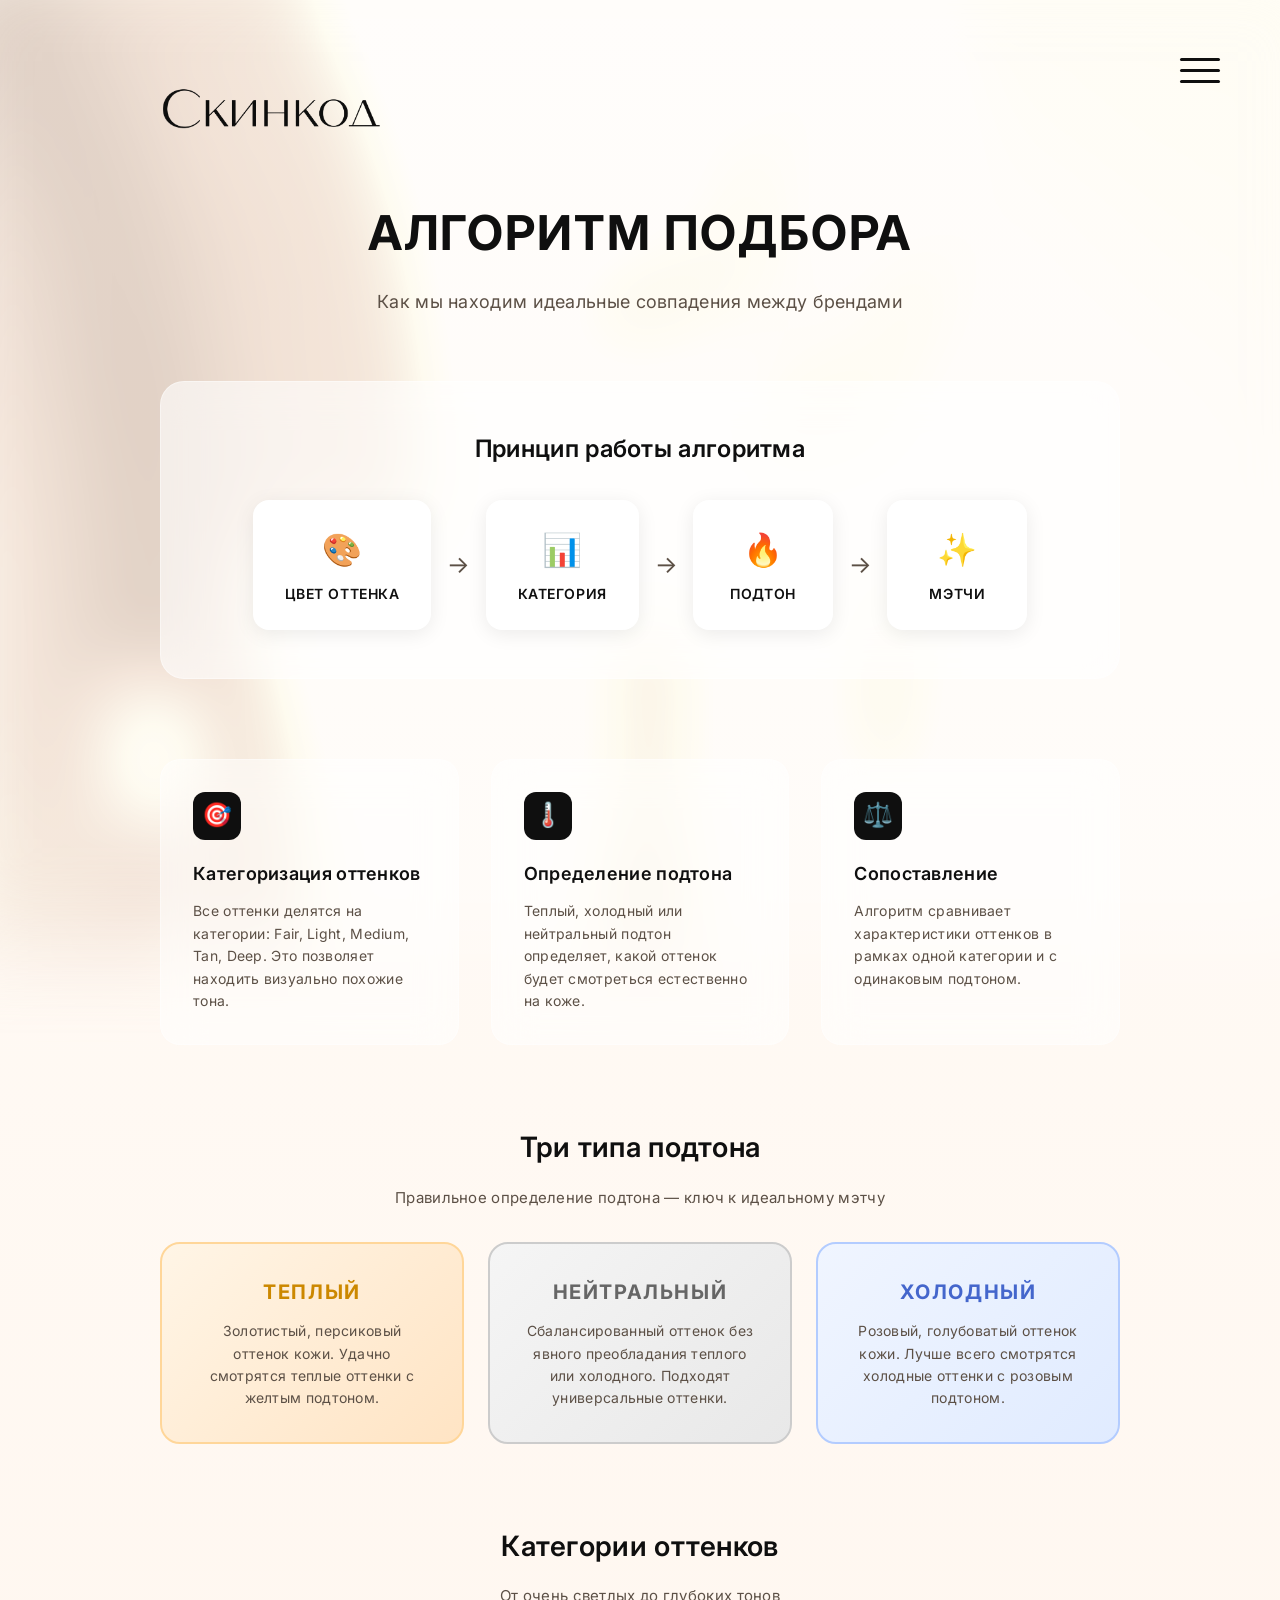
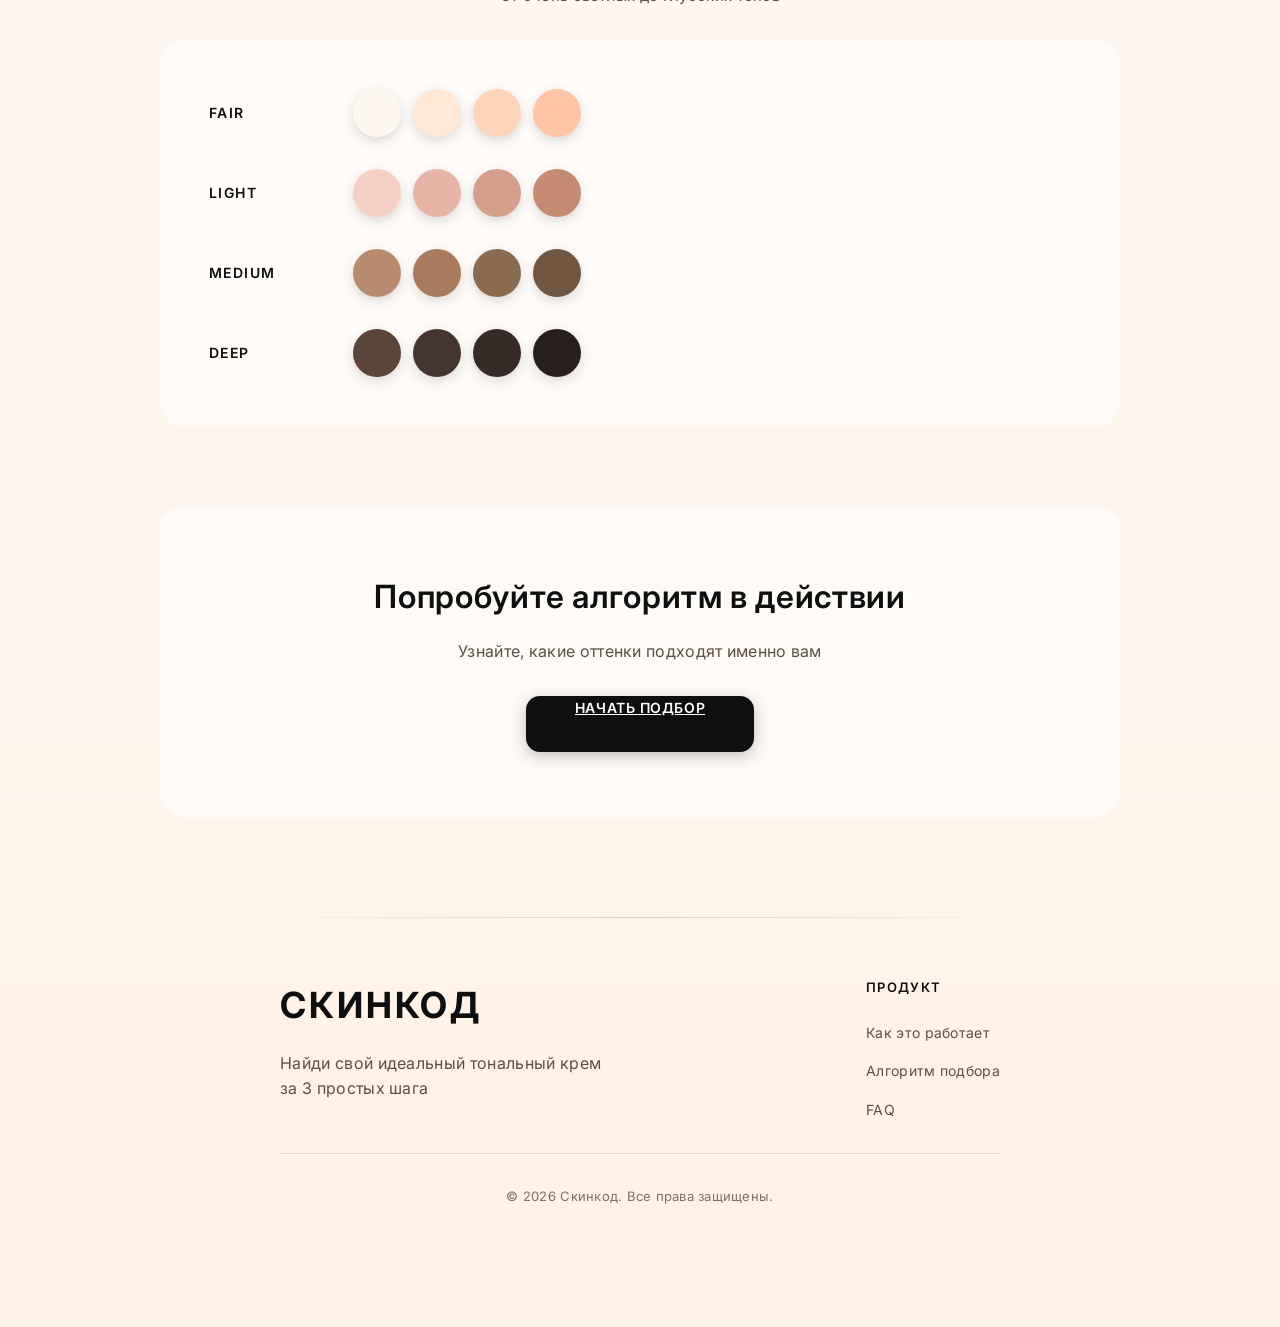
<file: algorithm.html>
<!DOCTYPE html>
<html lang="ru">
<head>
    <meta charset="UTF-8">
    <meta name="viewport" content="width=device-width, initial-scale=1.0">
    <title>Алгоритм подбора — Скинкод</title>
    <link rel="preconnect" href="https://fonts.googleapis.com">
    <link rel="preconnect" href="https://fonts.gstatic.com" crossorigin>
    <link href="https://fonts.googleapis.com/css2?family=Inter:wght@400;500;600;700&family=Playfair+Display:wght@600;700&display=swap" rel="stylesheet">
    <link rel="stylesheet" href="styles.css">
    <style>
        .page-header {
            text-align: center;
            margin-bottom: 64px;
        }
        
        .page-title {
            font-size: 48px;
            font-weight: 700;
            letter-spacing: 0.04em;
            text-transform: uppercase;
            margin-bottom: 16px;
        }
        
        .page-subtitle {
            font-size: 18px;
            color: var(--text-secondary);
        }
        
        .scheme-section {
            margin-bottom: 80px;
        }
        
        .scheme-container {
            background: rgba(255, 255, 255, 0.6);
            backdrop-filter: blur(20px);
            border-radius: 24px;
            padding: 48px;
            border: 1px solid rgba(255, 255, 255, 0.4);
        }
        
        .scheme-title {
            font-size: 24px;
            font-weight: 600;
            margin-bottom: 32px;
            text-align: center;
        }
        
        .scheme-flow {
            display: flex;
            align-items: center;
            justify-content: center;
            gap: 16px;
            flex-wrap: wrap;
        }
        
        .scheme-box {
            background: white;
            border-radius: 16px;
            padding: 24px 32px;
            text-align: center;
            box-shadow: 0 4px 20px rgba(0, 0, 0, 0.08);
            min-width: 140px;
        }
        
        .scheme-box-icon {
            font-size: 32px;
            margin-bottom: 8px;
        }
        
        .scheme-box-text {
            font-size: 14px;
            font-weight: 600;
            text-transform: uppercase;
            letter-spacing: 0.04em;
        }
        
        .scheme-arrow {
            font-size: 24px;
            color: var(--text-secondary);
        }
        
        .algorithm-grid {
            display: grid;
            grid-template-columns: repeat(3, 1fr);
            gap: 32px;
            margin-bottom: 80px;
        }
        
        .algorithm-card {
            background: rgba(255, 255, 255, 0.5);
            backdrop-filter: blur(20px);
            border-radius: 20px;
            padding: 32px;
            border: 1px solid rgba(255, 255, 255, 0.4);
        }
        
        .algorithm-icon {
            width: 48px;
            height: 48px;
            border-radius: 12px;
            background: var(--text-primary);
            color: white;
            display: flex;
            align-items: center;
            justify-content: center;
            font-size: 24px;
            margin-bottom: 20px;
        }
        
        .algorithm-title {
            font-size: 18px;
            font-weight: 600;
            margin-bottom: 12px;
        }
        
        .algorithm-desc {
            font-size: 14px;
            color: var(--text-secondary);
            line-height: 1.6;
        }
        
        .undertone-section {
            margin-bottom: 80px;
        }
        
        .undertone-grid {
            display: grid;
            grid-template-columns: repeat(3, 1fr);
            gap: 24px;
            margin-top: 32px;
        }
        
        .undertone-card {
            border-radius: 20px;
            padding: 32px;
            text-align: center;
        }
        
        .undertone-warm {
            background: linear-gradient(135deg, #FFF5E6 0%, #FFE4C4 100%);
            border: 2px solid #FFD699;
        }
        
        .undertone-neutral {
            background: linear-gradient(135deg, #F5F5F5 0%, #E8E8E8 100%);
            border: 2px solid #CCCCCC;
        }
        
        .undertone-cool {
            background: linear-gradient(135deg, #F0F5FF 0%, #E0EBFF 100%);
            border: 2px solid #B3CCFF;
        }
        
        .undertone-name {
            font-size: 20px;
            font-weight: 700;
            margin-bottom: 12px;
            text-transform: uppercase;
            letter-spacing: 0.08em;
        }
        
        .undertone-desc {
            font-size: 14px;
            color: var(--text-secondary);
        }
        
        .category-section {
            margin-bottom: 80px;
        }
        
        .category-visual {
            background: rgba(255, 255, 255, 0.6);
            backdrop-filter: blur(20px);
            border-radius: 24px;
            padding: 48px;
            border: 1px solid rgba(255, 255, 255, 0.4);
        }
        
        .category-row {
            display: flex;
            align-items: center;
            gap: 24px;
            margin-bottom: 32px;
        }
        
        .category-row:last-child {
            margin-bottom: 0;
        }
        
        .category-label {
            font-size: 14px;
            font-weight: 600;
            text-transform: uppercase;
            letter-spacing: 0.1em;
            width: 120px;
            flex-shrink: 0;
        }
        
        .category-dots {
            display: flex;
            gap: 12px;
            flex: 1;
        }
        
        .category-dot {
            width: 48px;
            height: 48px;
            border-radius: 50%;
            box-shadow: 0 4px 12px rgba(0, 0, 0, 0.15);
        }
        
        .light-dots .category-dot:nth-child(1) { background: #FFF8F0; }
        .light-dots .category-dot:nth-child(2) { background: #FFE8D6; }
        .light-dots .category-dot:nth-child(3) { background: #FFD4BA; }
        .light-dots .category-dot:nth-child(4) { background: #FFC4A3; }
        
        .medium-dots .category-dot:nth-child(1) { background: #F5D0C5; }
        .medium-dots .category-dot:nth-child(2) { background: #E8B4A8; }
        .medium-dots .category-dot:nth-child(3) { background: #D4A08C; }
        .medium-dots .category-dot:nth-child(4) { background: #C48A72; }
        
        .tan-dots .category-dot:nth-child(1) { background: #B88A6F; }
        .tan-dots .category-dot:nth-child(2) { background: #A87A5F; }
        .tan-dots .category-dot:nth-child(3) { background: #8B6B4F; }
        .tan-dots .category-dot:nth-child(4) { background: #705540; }
        
        .deep-dots .category-dot:nth-child(1) { background: #5A4538; }
        .deep-dots .category-dot:nth-child(2) { background: #453530; }
        .deep-dots .category-dot:nth-child(3) { background: #362B26; }
        .deep-dots .category-dot:nth-child(4) { background: #281F1C; }
        
        .cta-section {
            text-align: center;
            padding: 64px 48px;
            background: rgba(255, 255, 255, 0.6);
            backdrop-filter: blur(20px);
            border-radius: 24px;
            border: 1px solid rgba(255, 255, 255, 0.4);
        }
        
        .cta-title {
            font-size: 32px;
            font-weight: 600;
            margin-bottom: 16px;
            letter-spacing: 0.02em;
        }
        
        .cta-text {
            font-size: 16px;
            color: var(--text-secondary);
            margin-bottom: 32px;
        }
        
        @media (max-width: 1024px) {
            .algorithm-grid {
                grid-template-columns: repeat(2, 1fr);
            }
            
            .undertone-grid {
                grid-template-columns: 1fr;
            }
        }
        
        @media (max-width: 768px) {
            .page-title {
                font-size: 32px;
            }
            
            .algorithm-grid {
                grid-template-columns: 1fr;
            }
            
            .scheme-flow {
                flex-direction: column;
            }
            
            .scheme-arrow {
                transform: rotate(90deg);
            }
            
            .category-row {
                flex-direction: column;
                align-items: flex-start;
            }
            
            .category-dots {
                flex-wrap: wrap;
            }
        }
    </style>
</head>
<body>
    <div class="app">
        <!-- Кнопка меню -->
        <button class="menu-btn" id="menu-btn">
            <span class="menu-btn-lines"></span>
        </button>
        
        <!-- Модальное окно меню -->
        <div class="menu-modal" id="menu-modal">
            <div class="menu-content">
                <button class="menu-close" id="menu-close">×</button>
                <nav class="menu-nav">
                    <a href="algorithm.html" class="menu-link">На основе чего происходит подбор</a>
                    <a href="how-it-works.html" class="menu-link">Как работает подбор</a>
                    <a href="faq.html" class="menu-link">FAQ</a>
                    <a href="index.html" class="menu-link menu-link-highlight">Начать подбор</a>
                </nav>
            </div>
        </div>

        <a href="index.html" class="logo-container">
            <img src="assets/logo.png" alt="Скинкод" class="logo-img">
        </a>

        <div class="page-header">
            <h1 class="page-title">Алгоритм подбора</h1>
            <p class="page-subtitle">Как мы находим идеальные совпадения между брендами</p>
        </div>

        <!-- Схема работы -->
        <div class="scheme-section">
            <div class="scheme-container">
                <h2 class="scheme-title">Принцип работы алгоритма</h2>
                <div class="scheme-flow">
                    <div class="scheme-box">
                        <div class="scheme-box-icon">🎨</div>
                        <div class="scheme-box-text">Цвет оттенка</div>
                    </div>
                    <div class="scheme-arrow">→</div>
                    <div class="scheme-box">
                        <div class="scheme-box-icon">📊</div>
                        <div class="scheme-box-text">Категория</div>
                    </div>
                    <div class="scheme-arrow">→</div>
                    <div class="scheme-box">
                        <div class="scheme-box-icon">🔥</div>
                        <div class="scheme-box-text">Подтон</div>
                    </div>
                    <div class="scheme-arrow">→</div>
                    <div class="scheme-box">
                        <div class="scheme-box-icon">✨</div>
                        <div class="scheme-box-text">Мэтчи</div>
                    </div>
                </div>
            </div>
        </div>

        <!-- Компоненты алгоритма -->
        <div class="algorithm-grid">
            <div class="algorithm-card">
                <div class="algorithm-icon">🎯</div>
                <h3 class="algorithm-title">Категоризация оттенков</h3>
                <p class="algorithm-desc">Все оттенки делятся на категории: Fair, Light, Medium, Tan, Deep. Это позволяет находить визуально похожие тона.</p>
            </div>
            <div class="algorithm-card">
                <div class="algorithm-icon">🌡️</div>
                <h3 class="algorithm-title">Определение подтона</h3>
                <p class="algorithm-desc">Теплый, холодный или нейтральный подтон определяет, какой оттенок будет смотреться естественно на коже.</p>
            </div>
            <div class="algorithm-card">
                <div class="algorithm-icon">⚖️</div>
                <h3 class="algorithm-title">Сопоставление</h3>
                <p class="algorithm-desc">Алгоритм сравнивает характеристики оттенков в рамках одной категории и с одинаковым подтоном.</p>
            </div>
        </div>

        <!-- Подтоны -->
        <div class="undertone-section">
            <h2 style="font-size: 28px; font-weight: 600; text-align: center; margin-bottom: 16px;">Три типа подтона</h2>
            <p style="text-align: center; color: var(--text-secondary); margin-bottom: 32px;">Правильное определение подтона — ключ к идеальному мэтчу</p>
            <div class="undertone-grid">
                <div class="undertone-card undertone-warm">
                    <h3 class="undertone-name" style="color: #CC8800;">Теплый</h3>
                    <p class="undertone-desc">Золотистый, персиковый оттенок кожи. Удачно смотрятся теплые оттенки с желтым подтоном.</p>
                </div>
                <div class="undertone-card undertone-neutral">
                    <h3 class="undertone-name" style="color: #666;">Нейтральный</h3>
                    <p class="undertone-desc">Сбалансированный оттенок без явного преобладания теплого или холодного. Подходят универсальные оттенки.</p>
                </div>
                <div class="undertone-card undertone-cool">
                    <h3 class="undertone-name" style="color: #4466CC;">Холодный</h3>
                    <p class="undertone-desc">Розовый, голубоватый оттенок кожи. Лучше всего смотрятся холодные оттенки с розовым подтоном.</p>
                </div>
            </div>
        </div>

        <!-- Категории оттенков -->
        <div class="category-section">
            <h2 style="font-size: 28px; font-weight: 600; text-align: center; margin-bottom: 16px;">Категории оттенков</h2>
            <p style="text-align: center; color: var(--text-secondary); margin-bottom: 32px;">От очень светлых до глубоких тонов</p>
            <div class="category-visual">
                <div class="category-row">
                    <div class="category-label">Fair</div>
                    <div class="category-dots light-dots">
                        <div class="category-dot"></div>
                        <div class="category-dot"></div>
                        <div class="category-dot"></div>
                        <div class="category-dot"></div>
                    </div>
                </div>
                <div class="category-row">
                    <div class="category-label">Light</div>
                    <div class="category-dots medium-dots">
                        <div class="category-dot"></div>
                        <div class="category-dot"></div>
                        <div class="category-dot"></div>
                        <div class="category-dot"></div>
                    </div>
                </div>
                <div class="category-row">
                    <div class="category-label">Medium</div>
                    <div class="category-dots tan-dots">
                        <div class="category-dot"></div>
                        <div class="category-dot"></div>
                        <div class="category-dot"></div>
                        <div class="category-dot"></div>
                    </div>
                </div>
                <div class="category-row">
                    <div class="category-label">Deep</div>
                    <div class="category-dots deep-dots">
                        <div class="category-dot"></div>
                        <div class="category-dot"></div>
                        <div class="category-dot"></div>
                        <div class="category-dot"></div>
                    </div>
                </div>
            </div>
        </div>

        <!-- CTA -->
        <div class="cta-section">
            <h2 class="cta-title">Попробуйте алгоритм в действии</h2>
            <p class="cta-text">Узнайте, какие оттенки подходят именно вам</p>
            <a href="index.html" class="btn-primary" style="display: inline-block; width: auto; padding: 0 48px;">Начать подбор</a>
        </div>

        <!-- Footer -->
        <footer class="footer">
            <div class="footer-content">
                <div class="footer-main">
                    <div class="footer-brand-section">
                        <p class="footer-brand">СКИНКОД</p>
                        <p class="footer-tagline">Найди свой идеальный тональный крем<br>за 3 простых шага</p>
                    </div>
                    <div class="footer-links">
                        <div class="footer-links-column">
                            <h4>Продукт</h4>
                            <a href="how-it-works.html">Как это работает</a>
                            <a href="algorithm.html">Алгоритм подбора</a>
                            <a href="faq.html">FAQ</a>
                        </div>
                    </div>
                </div>
                <div class="footer-bottom">
                    <p class="footer-copy">© 2026 Скинкод. Все права защищены.</p>
                </div>
            </div>
        </footer>
    </div>

    <script>
        // Меню
        const menuBtn = document.getElementById('menu-btn');
        const menuModal = document.getElementById('menu-modal');
        const menuClose = document.getElementById('menu-close');

        function openMenu() {
            menuModal.classList.add('active');
            document.body.style.overflow = 'hidden';
        }

        function closeMenu() {
            menuModal.classList.remove('active');
            document.body.style.overflow = '';
        }

        menuBtn.addEventListener('click', openMenu);
        menuClose.addEventListener('click', closeMenu);
        menuModal.addEventListener('click', (e) => {
            if (e.target === menuModal) closeMenu();
        });
        document.addEventListener('keydown', (e) => {
            if (e.key === 'Escape') closeMenu();
        });
    </script>
</body>
</html>
</file>
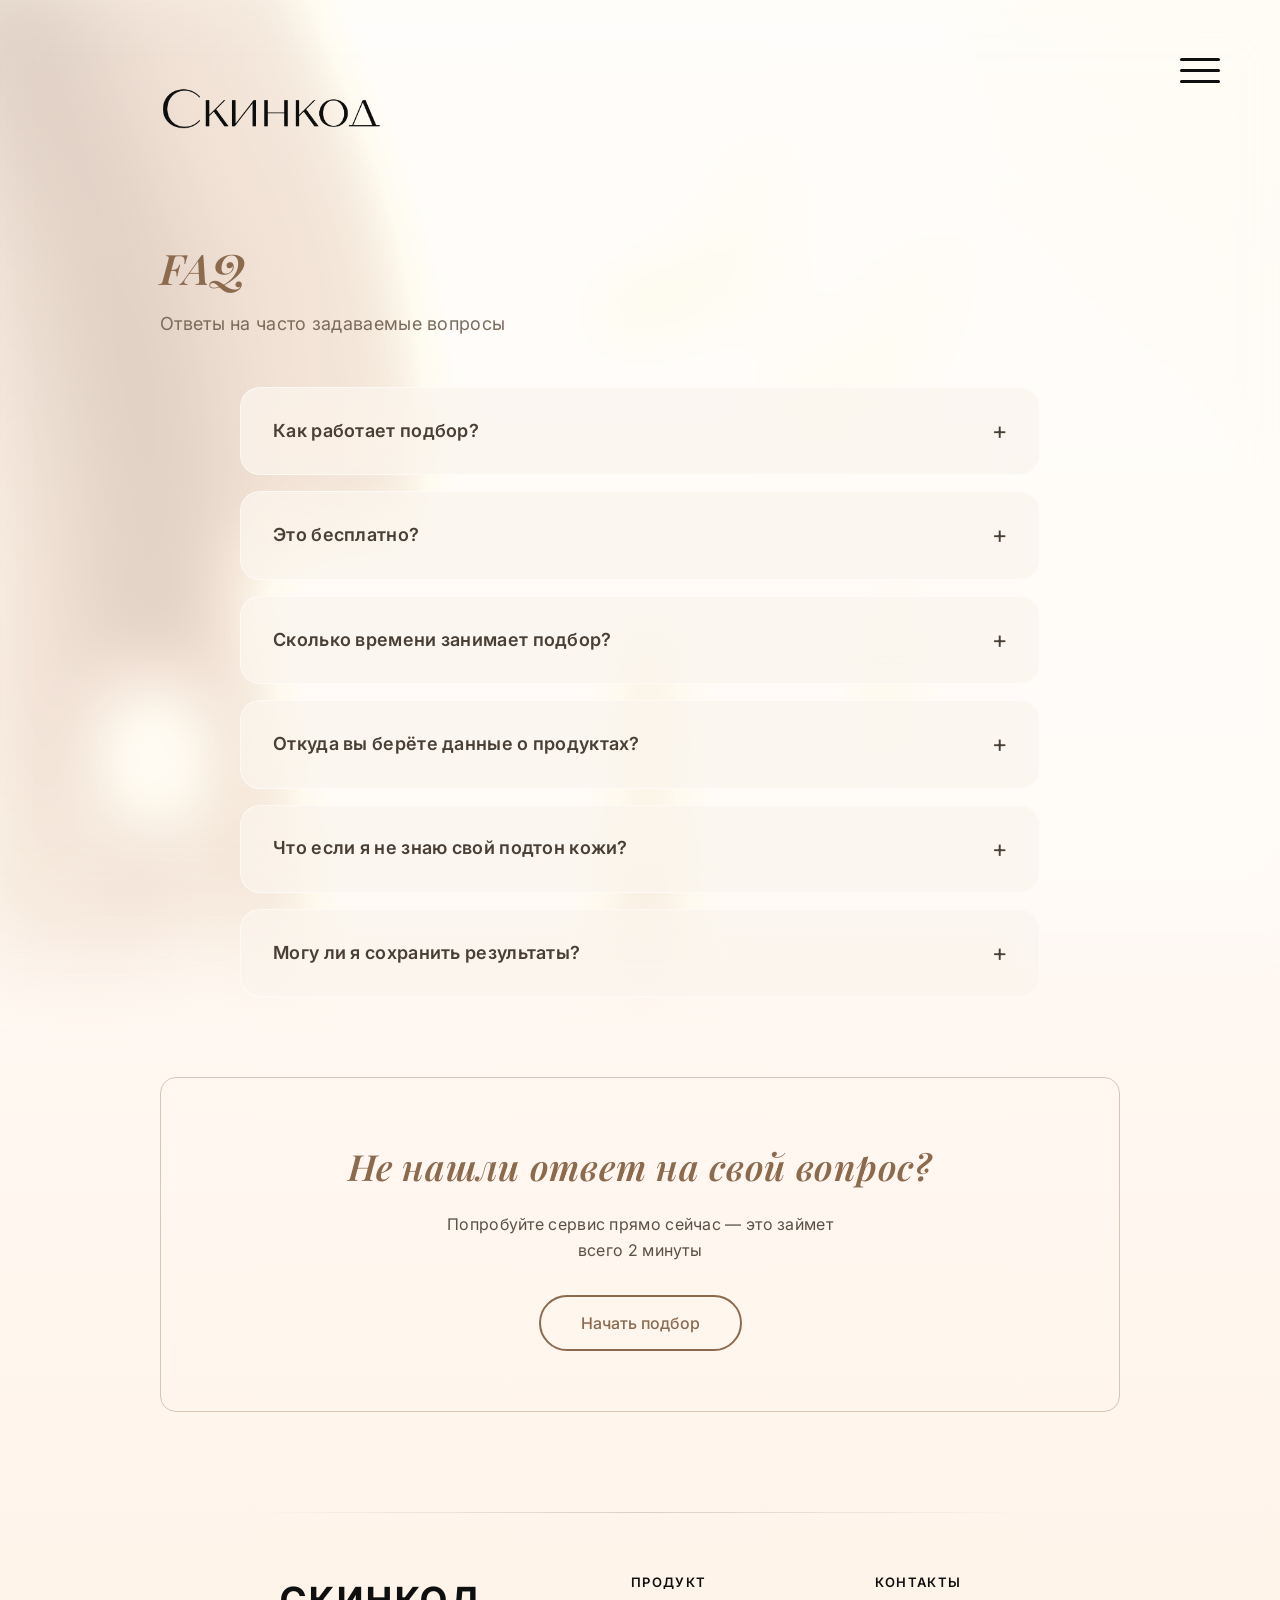
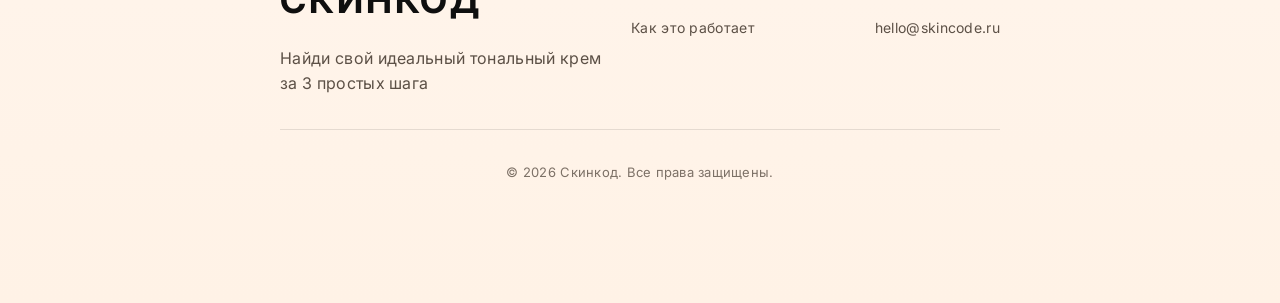
<file: faq.html>
<!DOCTYPE html>
<html lang="ru">
<head>
    <meta charset="UTF-8">
    <meta name="viewport" content="width=device-width, initial-scale=1.0">
    <title>FAQ — Скинкод</title>
    <link rel="preconnect" href="https://fonts.googleapis.com">
    <link rel="preconnect" href="https://fonts.gstatic.com" crossorigin>
    <link href="https://fonts.googleapis.com/css2?family=Inter:wght@400;500;600;700&family=Playfair+Display:wght@600;700&display=swap" rel="stylesheet">
    <link rel="stylesheet" href="styles.css?v=2024042886">
    <style>
        .page-header {
            text-align: left;
            margin-bottom: 48px;
            margin-top: 48px;
        }
        
        .page-title {
            font-family: 'Playfair Display', serif;
            font-size: 42px;
            font-weight: 600;
            font-style: italic;
            color: #8C6A4E;
            letter-spacing: 0.02em;
            margin-bottom: 8px;
        }
        
        .page-subtitle {
            font-size: 18px;
            color: #7A6B5D;
        }
        
        .faq-container {
            max-width: 800px;
            margin: 0 auto 80px;
        }
        
        .faq-item {
            background: rgba(250, 245, 238, 0.75);
            backdrop-filter: blur(20px) saturate(160%);
            border-radius: 20px;
            margin-bottom: 16px;
            border: 1px solid rgba(255, 255, 255, 0.5);
            overflow: hidden;
            transition: all 0.3s ease;
        }
        
        .faq-item:hover {
            background: rgba(250, 245, 238, 0.88);
            box-shadow: 0 4px 16px rgba(140, 106, 78, 0.1);
        }
        
        .faq-question {
            padding: 24px 32px;
            cursor: pointer;
            display: flex;
            justify-content: space-between;
            align-items: center;
            font-size: 18px;
            font-weight: 600;
            color: #4A3F35;
            transition: all 0.3s ease;
        }
        
        .faq-question::after {
            content: '+';
            font-size: 24px;
            font-weight: 400;
            transition: transform 0.3s ease;
        }
        
        .faq-item.active .faq-question::after {
            transform: rotate(45deg);
        }
        
        .faq-answer {
            max-height: 0;
            overflow: hidden;
            transition: max-height 0.3s ease, padding 0.3s ease;
        }
        
        .faq-item.active .faq-answer {
            max-height: 500px;
        }
        
        .faq-answer-content {
            padding: 0 32px 24px;
            font-size: 15px;
            color: #5C5046;
            line-height: 1.7;
        }
        
        /* CTA в стиле trust-numbers */
        .cta-section {
            text-align: center;
            padding: 60px 48px;
            margin: 40px 0;
            border: 1.5px solid rgba(140, 106, 78, 0.35);
            border-radius: 16px;
            max-width: 100%;
            background: transparent;
        }
        
        .cta-title {
            font-family: 'Playfair Display', serif;
            font-size: 36px;
            font-weight: 600;
            font-style: italic;
            color: #8C6A4E;
            margin-bottom: 16px;
            letter-spacing: 0.02em;
        }
        
        .cta-text {
            font-size: 16px;
            color: #5C5046;
            margin-bottom: 32px;
            max-width: 400px;
            margin-left: auto;
            margin-right: auto;
        }
        
        @media (max-width: 768px) {
            .page-header {
                margin-top: 32px;
            }
            
            .page-title {
                font-size: 32px;
            }
            
            .faq-question {
                padding: 20px 24px;
                font-size: 16px;
            }
            
            .faq-answer-content {
                padding: 0 24px 20px;
            }
            
            .cta-section {
                padding: 40px 24px;
                margin: 40px 12px;
            }
            
            .cta-title {
                font-size: 28px;
            }
        }
    </style>
</head>
<body>
    <div class="app">
        <!-- Кнопка меню -->
        <button class="menu-btn" id="menu-btn">
            <span class="menu-btn-lines"></span>
        </button>
        
        <!-- Модальное окно меню -->
        <div class="menu-modal" id="menu-modal">
            <div class="menu-content">
                <button class="menu-close" id="menu-close">×</button>
                <nav class="menu-nav">
                    <a href="how-it-works.html" class="menu-link">Как работает подбор</a>
                    <a href="faq.html" class="menu-link">FAQ</a>
                    <a href="index.html?start=true" class="menu-link menu-link-highlight">Начать подбор</a>
                </nav>
            </div>
        </div>

        <a href="index.html" class="logo-container">
            <img src="Скинкод%20фотки%20сайт/logo.png" alt="Скинкод" class="logo-img">
        </a>

        <div class="page-header">
            <h1 class="page-title">FAQ</h1>
            <p class="page-subtitle">Ответы на часто задаваемые вопросы</p>
        </div>

        <!-- FAQ -->
        <div class="faq-container">
            <div class="faq-item">
                <div class="faq-question">Как работает подбор?</div>
                <div class="faq-answer">
                    <div class="faq-answer-content">
                        Наш алгоритм анализирует твои текущие тональные средства — бренд, линейку и конкретный оттенок. Затем он сопоставляет характеристики этого оттенка (категорию и подтон) с базой данных других продуктов. В результате ты получаешь список визуально похожих оттенков от разных брендов, которые с высокой вероятностью подойдут тебе так же хорошо, как твои текущие фавориты.
                    </div>
                </div>
            </div>

            <div class="faq-item">
                <div class="faq-question">Это бесплатно?</div>
                <div class="faq-answer">
                    <div class="faq-answer-content">
                        Да, наш сервис полностью бесплатный. Мы создали Скинкод, чтобы каждый мог легко найти свой идеальный тональный крем без переплат и неудачных покупок.
                    </div>
                </div>
            </div>

            <div class="faq-item">
                <div class="faq-question">Сколько времени занимает подбор?</div>
                <div class="faq-answer">
                    <div class="faq-answer-content">
                        Весь процесс занимает около 2 минут. Тебе нужно ответить на несколько вопросов о твоей коже и ввести данные о тональных средствах, которые тебе подходят. Анализ происходит мгновенно — и сразу видны результаты.
                    </div>
                </div>
            </div>

            <div class="faq-item">
                <div class="faq-question">Откуда вы берёте данные о продуктах?</div>
                <div class="faq-answer">
                    <div class="faq-answer-content">
                        Мы собираем информацию из открытых источников: официальные сайты брендов, оттеночные палитры производителей, отзывы пользователей и визуальный анализ цветов. Наша база данных постоянно обновляется, чтобы включать новые продукты и линейки.
                    </div>
                </div>
            </div>

            <div class="faq-item">
                <div class="faq-question">Что если я не знаю свой подтон кожи?</div>
                <div class="faq-answer">
                    <div class="faq-answer-content">
                        Мы поможем определить подтон прямо в процессе подбора. Ты сможешь выбрать из описаний: теплый (золотистый, персиковый), холодный (розовый, голубоватый) или нейтральный. Также можешь ориентироваться на то, какие украшения тебе идут лучше — золото (обычно теплый подтон) или серебро (обычно холодный).
                    </div>
                </div>
            </div>

            <div class="faq-item">
                <div class="faq-question">Могу ли я сохранить результаты?</div>
                <div class="faq-answer">
                    <div class="faq-answer-content">
                        Пока сохранение результатов доступно через стандартные функции браузера — закладки или скриншоты. Мы работаем над добавлением личного кабинета, где можно будет сохранять историю подборов и отмечать понравившиеся продукты.
                    </div>
                </div>
            </div>
        </div>

        <!-- CTA -->
        <div class="cta-section">
            <h2 class="cta-title">Не нашли ответ на свой вопрос?</h2>
            <p class="cta-text">Попробуйте сервис прямо сейчас — это займет всего 2 минуты</p>
            <button class="btn-outline-beige" onclick="window.location.href='index.html?start=true'">Начать подбор</button>
        </div>

        <!-- Footer -->
        <footer class="footer">
            <div class="footer-content">
                <div class="footer-main">
                    <div class="footer-brand-section">
                        <p class="footer-brand">СКИНКОД</p>
                        <p class="footer-tagline">Найди свой идеальный тональный крем<br>за 3 простых шага</p>
                    </div>
                    <div class="footer-links">
                        <div class="footer-links-column">
                            <h4>Продукт</h4>
                            <a href="how-it-works.html">Как это работает</a>
                        </div>
                        <div class="footer-links-column">
                            <h4>Контакты</h4>
                            <a href="mailto:hello@skincode.ru">hello@skincode.ru</a>
                        </div>
                    </div>
                </div>
                <div class="footer-bottom">
                    <p class="footer-copy">© 2026 Скинкод. Все права защищены.</p>
                </div>
            </div>
        </footer>
    </div>

    <script>
        // Меню
        const menuBtn = document.getElementById('menu-btn');
        const menuModal = document.getElementById('menu-modal');
        const menuClose = document.getElementById('menu-close');

        function openMenu() {
            menuModal.classList.add('active');
            document.body.style.overflow = 'hidden';
        }

        function closeMenu() {
            menuModal.classList.remove('active');
            document.body.style.overflow = '';
        }

        menuBtn.addEventListener('click', openMenu);
        menuClose.addEventListener('click', closeMenu);
        menuModal.addEventListener('click', (e) => {
            if (e.target === menuModal) closeMenu();
        });
        document.addEventListener('keydown', (e) => {
            if (e.key === 'Escape') closeMenu();
        });

        // Анимация кнопки меню при скролле
        window.addEventListener('scroll', () => {
            const scrollY = window.scrollY;
            const showThreshold = 100;
            
            if (scrollY >= showThreshold) {
                menuBtn.classList.add('scrolled');
            } else {
                menuBtn.classList.remove('scrolled');
            }
        });

        // FAQ Accordion
        const faqItems = document.querySelectorAll('.faq-item');
        
        faqItems.forEach(item => {
            const question = item.querySelector('.faq-question');
            question.addEventListener('click', () => {
                const isActive = item.classList.contains('active');
                
                // Закрываем все
                faqItems.forEach(i => i.classList.remove('active'));
                
                // Открываем текущий, если он был закрыт
                if (!isActive) {
                    item.classList.add('active');
                }
            });
        });
    </script>
</body>
</html>
</file>
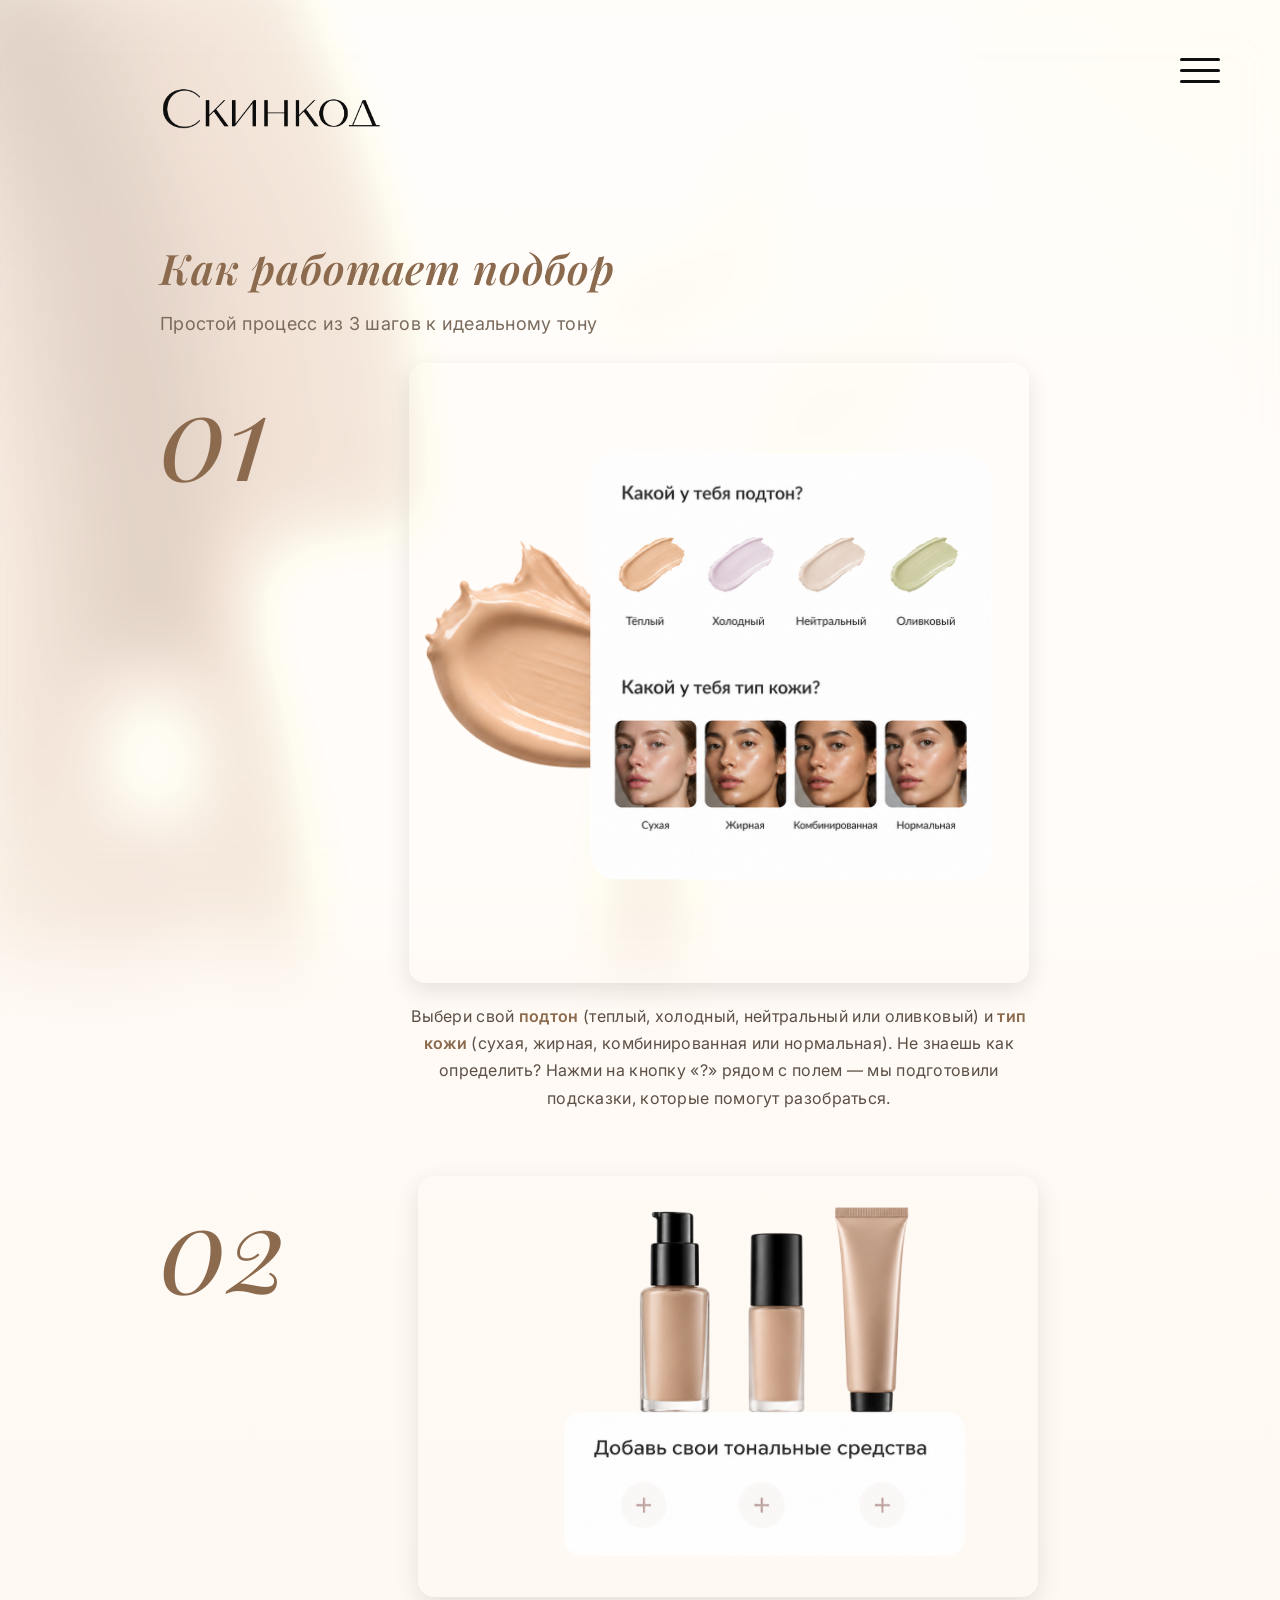
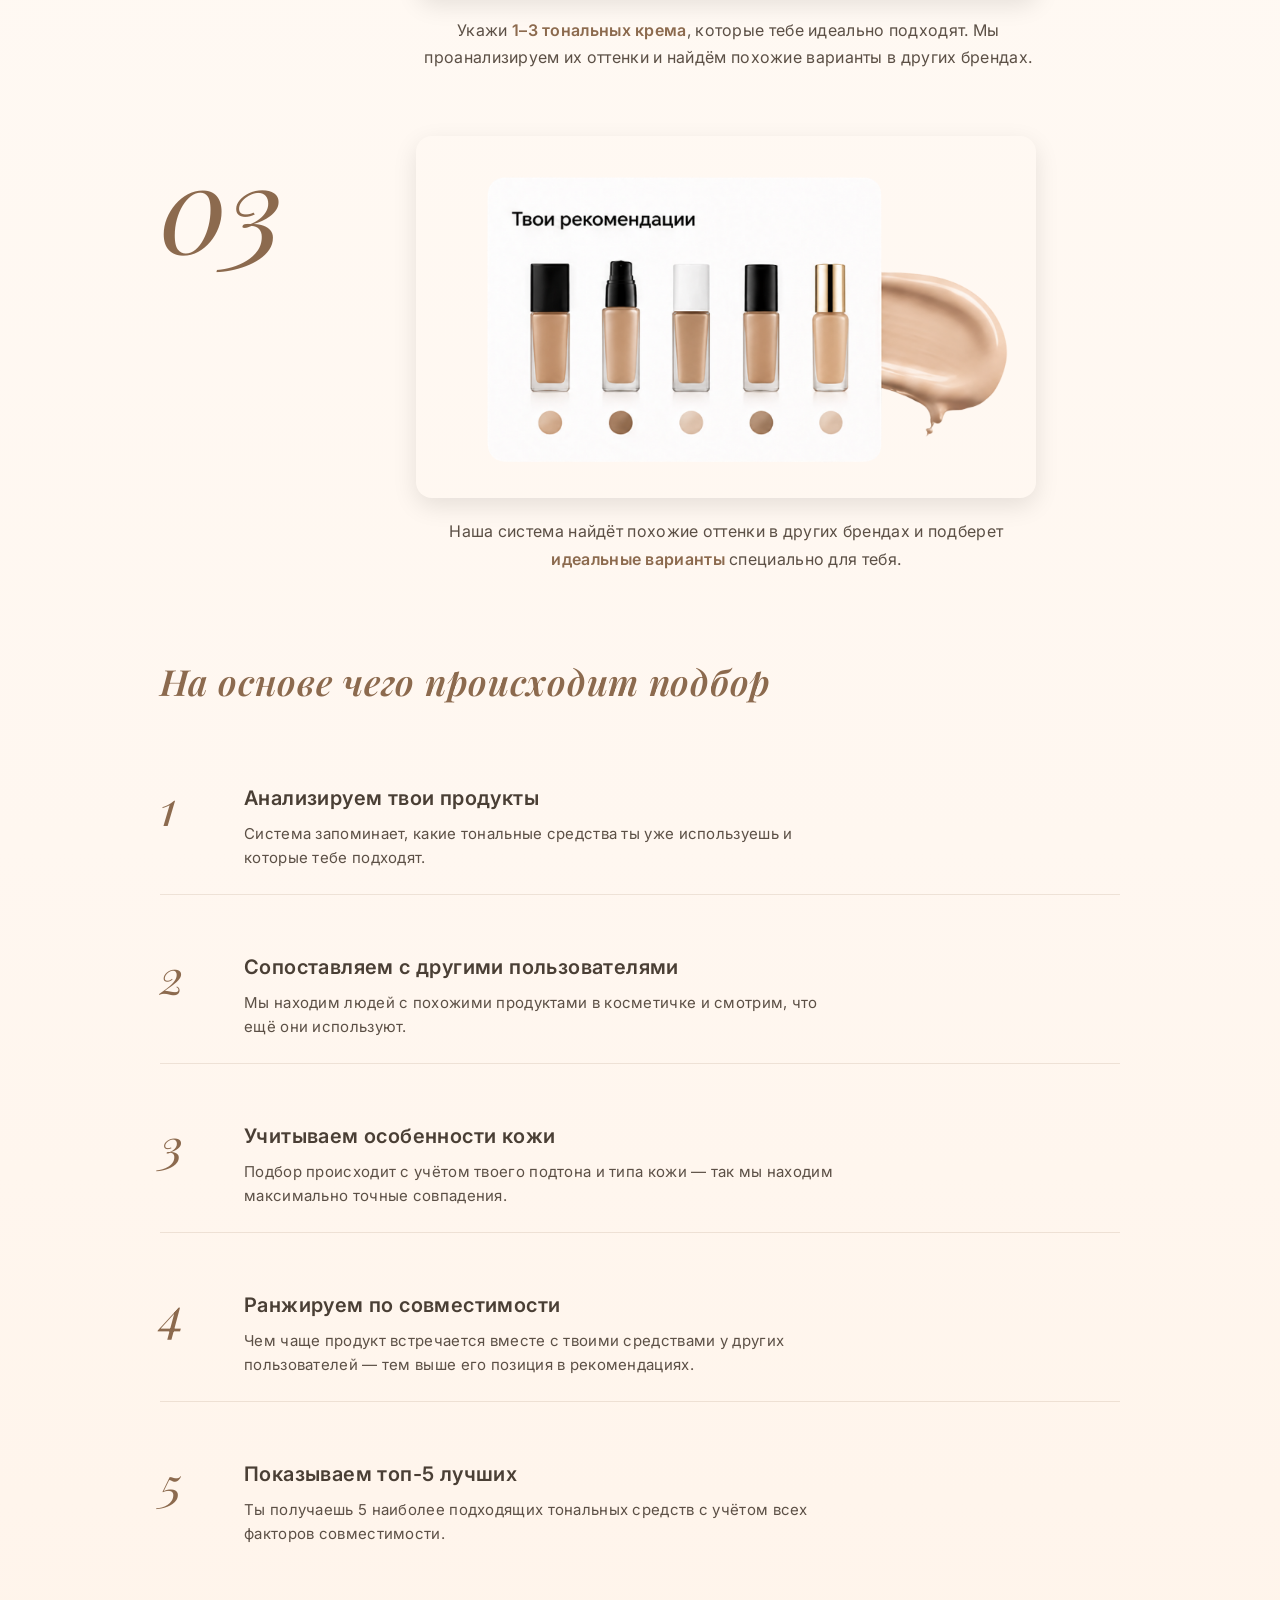
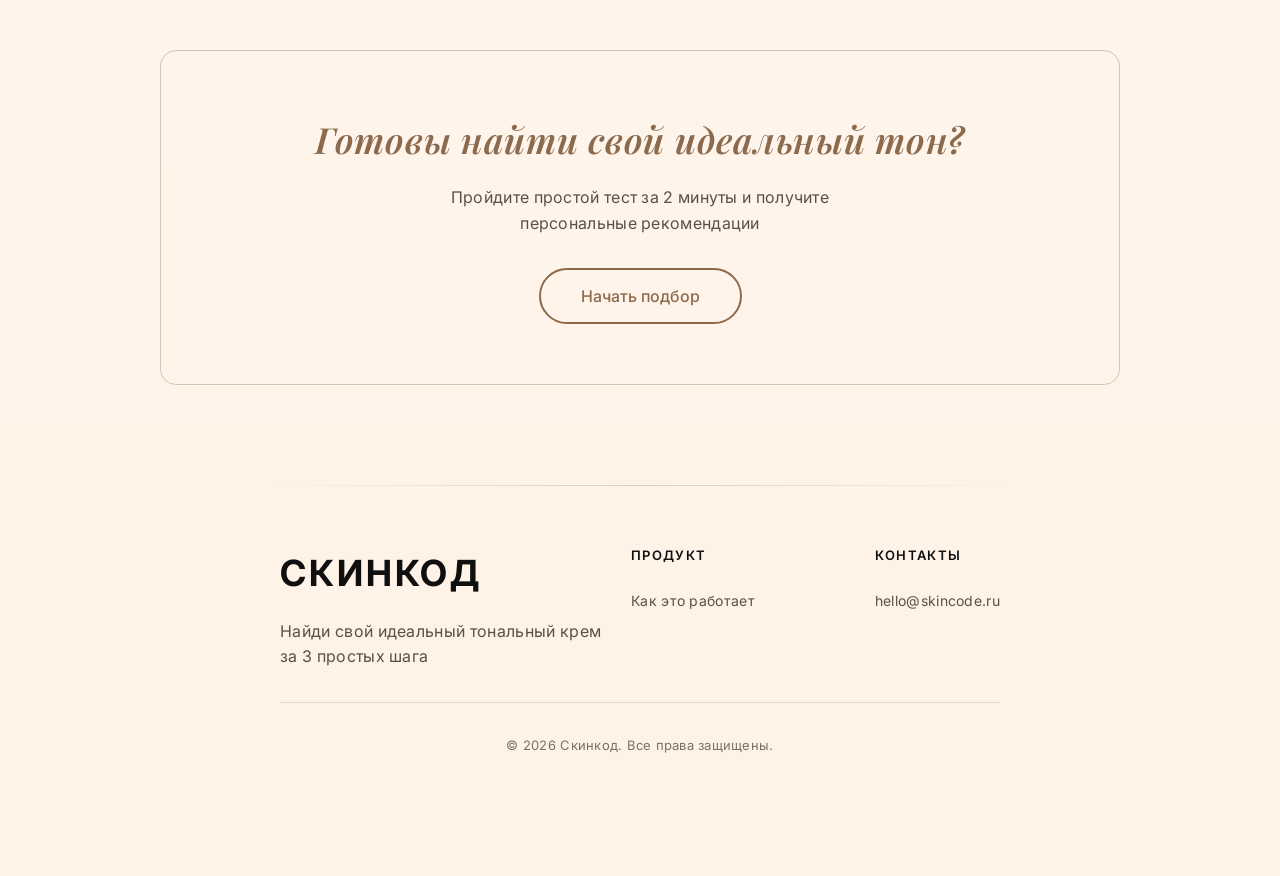
<file: how-it-works.html>
<!DOCTYPE html>
<html lang="ru">
<head>
    <meta charset="UTF-8">
    <meta name="viewport" content="width=device-width, initial-scale=1.0">
    <title>Как работает подбор — Скинкод</title>
    <link rel="preconnect" href="https://fonts.googleapis.com">
    <link rel="preconnect" href="https://fonts.gstatic.com" crossorigin>
    <link href="https://fonts.googleapis.com/css2?family=Inter:wght@400;500;600;700&family=Playfair+Display:wght@600;700&display=swap" rel="stylesheet">
    <link rel="stylesheet" href="styles.css?v=2024042886">
    <style>
        .page-header {
            text-align: left;
            margin-bottom: 24px;
            margin-top: 48px;
        }
        
        .page-title {
            font-family: 'Playfair Display', serif;
            font-size: 42px;
            font-weight: 600;
            font-style: italic;
            color: #8C6A4E;
            letter-spacing: 0.02em;
            margin-bottom: 8px;
        }
        
        .page-subtitle {
            font-size: 18px;
            color: #7A6B5D;
        }
        
        /* Новый дизайн шагов с картинками */
        .steps-section {
            margin-bottom: 80px;
        }
        
        .step-row {
            display: flex;
            align-items: flex-start;
            gap: 48px;
            margin-bottom: 64px;
        }
        
        .step-left {
            flex-shrink: 0;
            padding-top: 8px;
        }
        
        .step-number-new {
            font-family: 'Playfair Display', serif;
            font-size: 120px;
            font-weight: 300;
            font-style: italic;
            color: #8C6A4E;
            line-height: 1;
        }
        
        .step-right {
            flex: 1;
            display: flex;
            flex-direction: column;
            align-items: center;
        }
        
        .step-image {
            width: 100%;
            max-width: 620px;
            height: auto;
            border-radius: 16px;
            margin: 0 auto 20px;
            display: block;
            box-shadow: 0 8px 24px rgba(0, 0, 0, 0.1);
            object-fit: contain;
        }
        
        .step-text {
            font-size: 16px;
            color: #5C5046;
            line-height: 1.7;
            max-width: 620px;
            text-align: center;
        }
        
        .step-text strong {
            color: #8C6A4E;
            font-weight: 600;
        }
        
        /* Блок "На основе чего происходит подбор" */
        .algorithm-section {
            margin: 80px 0;
        }
        
        .algorithm-section .section-title {
            font-family: 'Playfair Display', serif;
            font-size: 36px;
            font-weight: 600;
            font-style: italic;
            color: #8C6A4E;
            text-align: left;
            margin-bottom: 48px;
            letter-spacing: 0.02em;
        }
        
        .algorithm-steps {
            display: flex;
            flex-direction: column;
            gap: 32px;
        }
        
        .algorithm-step {
            display: flex;
            align-items: flex-start;
            gap: 24px;
            padding: 24px 0;
            border-bottom: 1px solid rgba(140, 106, 78, 0.15);
        }
        
        .algorithm-step:last-child {
            border-bottom: none;
        }
        
        .algorithm-number {
            font-family: 'Playfair Display', serif;
            font-size: 48px;
            font-weight: 300;
            font-style: italic;
            color: #8C6A4E;
            line-height: 1;
            min-width: 60px;
            flex-shrink: 0;
        }
        
        .algorithm-content {
            flex: 1;
        }
        
        .algorithm-step-title {
            font-size: 20px;
            font-weight: 600;
            color: #4A3F35;
            margin-bottom: 8px;
            letter-spacing: 0.02em;
        }
        
        .algorithm-step-text {
            font-size: 15px;
            color: #5C5046;
            line-height: 1.6;
            max-width: 600px;
        }
        
        /* CTA в стиле trust-numbers */
        .cta-section {
            text-align: center;
            padding: 60px 48px;
            margin: 40px 0;
            border: 1.5px solid rgba(140, 106, 78, 0.35);
            border-radius: 16px;
            max-width: 100%;
            background: transparent;
        }
        
        .cta-title {
            font-family: 'Playfair Display', serif;
            font-size: 36px;
            font-weight: 600;
            font-style: italic;
            color: #8C6A4E;
            margin-bottom: 16px;
            letter-spacing: 0.02em;
        }
        
        .cta-text {
            font-size: 16px;
            color: var(--text-secondary);
            margin-bottom: 32px;
            max-width: 400px;
            margin-left: auto;
            margin-right: auto;
        }
        
        @media (max-width: 768px) {
            .page-header {
                margin-top: 32px;
            }
            
            .page-title {
                font-size: 32px;
            }
            
            .step-row {
                flex-direction: column;
                gap: 16px;
                margin-bottom: 48px;
            }
            
            .step-left {
                padding-top: 0;
            }
            
            .step-number-new {
                font-size: 72px;
                font-weight: 300;
            }
            
            .step-image {
                max-width: 100%;
                width: 100%;
                margin-left: auto;
                margin-right: auto;
            }
            
            .step-text {
                text-align: left;
            }
            
            .cta-section {
                padding: 40px 24px;
                margin: 40px 12px;
            }
            
            .cta-title {
                font-size: 28px;
            }
            
            .algorithm-section {
                margin: 48px 0;
            }
            
            .algorithm-section .section-title {
                font-size: 28px;
                margin-bottom: 32px;
            }
            
            .algorithm-step {
                gap: 16px;
                padding: 20px 0;
            }
            
            .algorithm-number {
                font-size: 36px;
                min-width: 45px;
            }
            
            .algorithm-step-title {
                font-size: 18px;
            }
            
            .algorithm-step-text {
                font-size: 14px;
            }
        }
    </style>
</head>
<body>
    <div class="app">
        <!-- Кнопка меню -->
        <button class="menu-btn" id="menu-btn">
            <span class="menu-btn-lines"></span>
        </button>
        
        <!-- Модальное окно меню -->
        <div class="menu-modal" id="menu-modal">
            <div class="menu-content">
                <button class="menu-close" id="menu-close">×</button>
                <nav class="menu-nav">
                    <a href="how-it-works.html" class="menu-link">Как работает подбор</a>
                    <a href="faq.html" class="menu-link">FAQ</a>
                    <a href="index.html?start=true" class="menu-link menu-link-highlight">Начать подбор</a>
                </nav>
            </div>
        </div>

        <a href="index.html" class="logo-container">
            <img src="Скинкод%20фотки%20сайт/logo.png" alt="Скинкод" class="logo-img">
        </a>

        <div class="page-header">
            <h1 class="page-title">Как работает подбор</h1>
            <p class="page-subtitle">Простой процесс из 3 шагов к идеальному тону</p>
        </div>

        <!-- Шаги с картинками -->
        <div class="steps-section">
            <!-- Шаг 1 -->
            <div class="step-row">
                <div class="step-left">
                    <div class="step-number-new">01</div>
                </div>
                <div class="step-right">
                    <img src="Скинкод%20фотки%20сайт/block1.png" alt="Шаг 1: Определи свой тип кожи" class="step-image">
                    <p class="step-text">
                        Выбери свой <strong>подтон</strong> (теплый, холодный, нейтральный или оливковый) и <strong>тип кожи</strong> (сухая, жирная, комбинированная или нормальная). Не знаешь как определить? Нажми на кнопку «?» рядом с полем — мы подготовили подсказки, которые помогут разобраться.
                    </p>
                </div>
            </div>

            <!-- Шаг 2 -->
            <div class="step-row">
                <div class="step-left">
                    <div class="step-number-new">02</div>
                </div>
                <div class="step-right">
                    <img src="Скинкод%20фотки%20сайт/block2.png" alt="Шаг 2: Добавь свои продукты" class="step-image">
                    <p class="step-text">
                        Укажи <strong>1–3 тональных крема</strong>, которые тебе идеально подходят. Мы проанализируем их оттенки и найдём похожие варианты в других брендах.
                    </p>
                </div>
            </div>

            <!-- Шаг 3 -->
            <div class="step-row">
                <div class="step-left">
                    <div class="step-number-new">03</div>
                </div>
                <div class="step-right">
                    <img src="Скинкод%20фотки%20сайт/block3.png" alt="Шаг 3: Получи рекомендации" class="step-image">
                    <p class="step-text">
                        Наша система найдёт похожие оттенки в других брендах и подберет <strong>идеальные варианты</strong> специально для тебя.
                    </p>
                </div>
            </div>
        </div>

        <!-- Блок "На основе чего происходит подбор" -->
        <div class="algorithm-section">
            <h2 class="section-title">На основе чего происходит подбор</h2>
            
            <div class="algorithm-steps">
                <div class="algorithm-step">
                    <div class="algorithm-number">1</div>
                    <div class="algorithm-content">
                        <h3 class="algorithm-step-title">Анализируем твои продукты</h3>
                        <p class="algorithm-step-text">Система запоминает, какие тональные средства ты уже используешь и которые тебе подходят.</p>
                    </div>
                </div>

                <div class="algorithm-step">
                    <div class="algorithm-number">2</div>
                    <div class="algorithm-content">
                        <h3 class="algorithm-step-title">Сопоставляем с другими пользователями</h3>
                        <p class="algorithm-step-text">Мы находим людей с похожими продуктами в косметичке и смотрим, что ещё они используют.</p>
                    </div>
                </div>

                <div class="algorithm-step">
                    <div class="algorithm-number">3</div>
                    <div class="algorithm-content">
                        <h3 class="algorithm-step-title">Учитываем особенности кожи</h3>
                        <p class="algorithm-step-text">Подбор происходит с учётом твоего подтона и типа кожи — так мы находим максимально точные совпадения.</p>
                    </div>
                </div>

                <div class="algorithm-step">
                    <div class="algorithm-number">4</div>
                    <div class="algorithm-content">
                        <h3 class="algorithm-step-title">Ранжируем по совместимости</h3>
                        <p class="algorithm-step-text">Чем чаще продукт встречается вместе с твоими средствами у других пользователей — тем выше его позиция в рекомендациях.</p>
                    </div>
                </div>

                <div class="algorithm-step">
                    <div class="algorithm-number">5</div>
                    <div class="algorithm-content">
                        <h3 class="algorithm-step-title">Показываем топ-5 лучших</h3>
                        <p class="algorithm-step-text">Ты получаешь 5 наиболее подходящих тональных средств с учётом всех факторов совместимости.</p>
                    </div>
                </div>
            </div>
        </div>

        <!-- CTA -->
        <div class="cta-section">
            <h2 class="cta-title">Готовы найти свой идеальный тон?</h2>
            <p class="cta-text">Пройдите простой тест за 2 минуты и получите персональные рекомендации</p>
            <button class="btn-outline-beige" onclick="startSelection()">Начать подбор</button>
        </div>

        <!-- Footer -->
        <footer class="footer">
            <div class="footer-content">
                <div class="footer-main">
                    <div class="footer-brand-section">
                        <p class="footer-brand">СКИНКОД</p>
                        <p class="footer-tagline">Найди свой идеальный тональный крем<br>за 3 простых шага</p>
                    </div>
                    <div class="footer-links">
                        <div class="footer-links-column">
                            <h4>Продукт</h4>
                            <a href="how-it-works.html">Как это работает</a>
                        </div>
                        <div class="footer-links-column">
                            <h4>Контакты</h4>
                            <a href="mailto:hello@skincode.ru">hello@skincode.ru</a>
                        </div>
                    </div>
                </div>
                <div class="footer-bottom">
                    <p class="footer-copy">© 2026 Скинкод. Все права защищены.</p>
                </div>
            </div>
        </footer>
    </div>

    <script>
        // Меню
        const menuBtn = document.getElementById('menu-btn');
        const menuModal = document.getElementById('menu-modal');
        const menuClose = document.getElementById('menu-close');

        function openMenu() {
            menuModal.classList.add('active');
            document.body.style.overflow = 'hidden';
        }

        function closeMenu() {
            menuModal.classList.remove('active');
            document.body.style.overflow = '';
        }

        menuBtn.addEventListener('click', openMenu);
        menuClose.addEventListener('click', closeMenu);
        menuModal.addEventListener('click', (e) => {
            if (e.target === menuModal) closeMenu();
        });
        document.addEventListener('keydown', (e) => {
            if (e.key === 'Escape') closeMenu();
        });

        // Анимация кнопки меню при скролле
        window.addEventListener('scroll', () => {
            const scrollY = window.scrollY;
            const showThreshold = 100;
            
            if (scrollY >= showThreshold) {
                menuBtn.classList.add('scrolled');
            } else {
                menuBtn.classList.remove('scrolled');
            }
        });

        // Переход на форму подбора
        function startSelection() {
            window.location.href = 'index.html?start=true';
        }
    </script>
</body>
</html>
</file>
<file: styles.css>
* {
    margin: 0;
    padding: 0;
    box-sizing: border-box;
}

:root {
    /* Base colors */
    --bg-primary: #FFFCF8;
    --text-primary: #0F0F0F;
    --text-secondary: #5C5046;
    
    /* Skin-inspired accent palette */
    --skin-light: #F9F2EA;
    --skin-warm: #EEDFCC;
    --skin-sand: #E2CCB1;
    --skin-deep: #8C6A4E;
    
    /* Glass effect - более светлый */
    --glass-bg: rgba(255, 255, 255, 0.28);
    --glass-border: rgba(255, 255, 255, 0.55);
    --glass-blur: blur(45px);
    --glass-extended: rgba(255, 255, 255, 0.2);
    
    /* Shadows - обновлён */
    --shadow-soft: 0 10px 30px rgba(0, 0, 0, 0.08);
    --shadow-hover: 0 20px 60px rgba(0, 0, 0, 0.12);
    --shadow-card: 0 20px 40px rgba(0, 0, 0, 0.15);
    --shadow-lift: 0 8px 24px rgba(0, 0, 0, 0.15);
    
    /* Radius - унифицирован 14px */
    --radius-sm: 12px;
    --radius-md: 14px;
    --radius-lg: 16px;
    
    /* Transitions */
    --transition-fast: 0.2s ease;
    --transition-smooth: 0.3s ease;
}

html {
    scroll-behavior: smooth;
}

body {
    font-family: 'Inter', -apple-system, BlinkMacSystemFont, sans-serif;
    font-size: 15px;
    font-weight: 400;
    line-height: 1.6;
    color: var(--text-primary);
    background: linear-gradient(180deg, #FFFCF8 0%, #FFF7F0 60%, #FFF2E6 100%);
    min-height: 100vh;
    display: flex;
    justify-content: center;
    position: relative;
    overflow-x: hidden;
    letter-spacing: 0.02em;
}

/* Фон с замыленным изображением - эффект легкого стекла */
body::before {
    content: '';
    position: fixed;
    top: 0;
    left: 0;
    width: 100%;
    height: 100%;
    background: url('Скинкод%20фотки%20сайт/hero-bg2.png') center/cover no-repeat;
    filter: blur(40px) brightness(1.85) saturate(0.45) opacity(0.4);
    transform: scale(1.1);
    z-index: -2;
}

body::after {
    content: none;
}

.app {
    width: 100%;
    max-width: 1200px;
    padding: 40px 120px 80px;
    z-index: 1;
}

/* Desktop optimization - wider layout */
@media (min-width: 1440px) {
    .app {
        max-width: 1400px;
        padding: 60px 140px 100px;
    }
}

/* Menu Button - Default: Aligned with logo on the right, NO animation */
.menu-btn {
    position: fixed;
    top: 50px;
    right: 40px;
    width: 80px;
    height: 40px;
    background: transparent;
    border: none;
    cursor: pointer;
    z-index: 1000;
    transition: none;
    display: flex;
    flex-direction: column;
    align-items: center;
    justify-content: center;
    gap: 8px;
    padding: 0;
}

.menu-btn::before,
.menu-btn::after,
.menu-btn-lines {
    content: '';
    display: block;
    width: 40px;
    height: 3px;
    background: #0F0F0F;
    border-radius: 2px;
    transition: none;
}

.menu-btn-lines {
    background: #0F0F0F;
}

/* Scrolled state: Circle button slides to bottom right WITH animation */
.menu-btn.scrolled {
    top: auto;
    bottom: 32px;
    right: 32px;
    width: 64px;
    height: 64px;
    border-radius: 50%;
    background: linear-gradient(135deg, rgba(15, 15, 15, 0.95) 0%, rgba(40, 40, 40, 1) 100%);
    border: 2px solid rgba(255, 255, 255, 0.3);
    box-shadow: 
        0 8px 32px rgba(0, 0, 0, 0.3),
        0 0 20px rgba(255, 255, 255, 0.1);
    gap: 6px;
    transition: all 0.5s cubic-bezier(0.68, -0.55, 0.265, 1.55);
}

.menu-btn.scrolled::before,
.menu-btn.scrolled::after,
.menu-btn.scrolled .menu-btn-lines {
    width: 24px;
    height: 2px;
    background: white;
}

/* Active/Open state */
.menu-btn.active::before {
    transform: rotate(45deg) translateY(7px);
}

.menu-btn.active::after {
    transform: rotate(-45deg) translateY(-7px);
}

.menu-btn.active .menu-btn-lines {
    opacity: 0;
    transform: scaleX(0);
}

.menu-btn.scrolled.active {
    background: linear-gradient(135deg, rgba(60, 60, 60, 0.95) 0%, rgba(80, 80, 80, 1) 100%);
}

.menu-btn:hover {
    transform: scale(1.05);
}

.menu-btn.scrolled:hover {
    transform: scale(1.1);
    box-shadow: 
        0 12px 40px rgba(0, 0, 0, 0.4),
        0 0 30px rgba(255, 255, 255, 0.2);
}

.menu-btn:active {
    transform: scale(0.95);
}

.menu-btn.scrolled:active {
    transform: scale(0.9);
}

/* Скрываем кнопку меню на этапах заполнения формы */
#step-1-5 .menu-btn,
#step-2 .menu-btn,
#step-3 .menu-btn,
#step-4 .menu-btn {
    display: none;
}

/* Menu Modal */
.menu-modal {
    position: fixed;
    top: 0;
    left: 0;
    width: 100%;
    height: 100%;
    background: rgba(0, 0, 0, 0.4);
    z-index: 999;
    opacity: 0;
    visibility: hidden;
    transition: all 0.4s cubic-bezier(0.175, 0.885, 0.32, 1.275);
    display: flex;
    align-items: flex-start;
    justify-content: flex-end;
    padding: 110px 40px 40px;
}

.menu-modal.active {
    opacity: 1;
    visibility: visible;
}

.menu-content {
    background: rgba(250, 245, 238, 0.92);
    border-radius: 28px;
    border: 1px solid rgba(255, 255, 255, 0.6);
    box-shadow: 
        0 20px 60px rgba(0, 0, 0, 0.2),
        inset 0 1px 0 rgba(255, 255, 255, 0.5);
    padding: 40px 32px 32px;
    min-width: 300px;
    max-width: 340px;
    transform-origin: top right;
    transform: scale(0.9) translateY(-20px);
    opacity: 0;
    transition: all 0.5s cubic-bezier(0.23, 1, 0.32, 1);
}

.menu-modal.active .menu-content {
    transform: scale(1) translateY(0);
    opacity: 1;
}

.menu-modal:not(.active) .menu-content {
    transform: scale(0.9) translateY(-20px);
    opacity: 0;
    transition: all 0.3s cubic-bezier(0.23, 1, 0.32, 1);
}

.menu-close {
    position: absolute;
    top: 12px;
    right: 12px;
    width: 36px;
    height: 36px;
    border-radius: 50%;
    background: rgba(140, 106, 78, 0.1);
    border: none;
    font-size: 28px;
    color: #8C6A4E;
    cursor: pointer;
    display: flex;
    align-items: center;
    justify-content: center;
    transition: all 0.3s cubic-bezier(0.23, 1, 0.32, 1);
}

.menu-close:hover {
    background: rgba(140, 106, 78, 0.2);
    transform: rotate(90deg) scale(1.05);
}

.menu-nav {
    display: flex;
    flex-direction: column;
    gap: 8px;
}

.menu-link {
    font-size: 15px;
    color: #4A3F35;
    text-decoration: none;
    padding: 14px 20px;
    border-radius: 14px;
    transition: all 0.3s cubic-bezier(0.23, 1, 0.32, 1);
    background: transparent;
    border: none;
    text-align: left;
    cursor: pointer;
    font-family: inherit;
    font-weight: 500;
    letter-spacing: 0.02em;
}

.menu-link:hover {
    background: rgba(140, 106, 78, 0.08);
    transform: translateX(4px);
}

.menu-link-highlight {
    background: transparent;
    border: 2px solid #8C6A4E;
    color: #8C6A4E;
    font-weight: 600;
    margin-top: 8px;
    text-align: center;
    font-family: 'Inter', sans-serif;
}

.menu-link-highlight:hover {
    background: #8C6A4E;
    color: white;
    transform: translateY(-2px);
}

/* Logo - Left aligned, larger, minimal spacing */
.logo-container {
    text-align: left;
    margin-bottom: 8px;
    margin-top: 0;
    display: block;
    text-decoration: none;
    transition: transform 0.3s ease;
    margin-left: -30px;
}

.logo-container:hover {
    transform: scale(1.02);
}

.logo-img {
    height: 140px;
    width: auto;
    object-fit: contain;
}

@media (min-width: 769px) and (max-width: 1024px) {
    .app {
        padding: 32px 60px 60px;
    }
    
    .menu-btn {
        top: 70px;
        right: 30px;
        width: 44px;
        height: 32px;
    }
    
    .menu-btn.scrolled {
        top: auto;
        bottom: 24px;
        right: 24px;
        width: 56px;
        height: 56px;
    }
    
    .logo-img {
        height: 120px;
    }
    
    .footer {
        padding: 48px 60px 32px;
    }
}

@media (max-width: 768px) {
    .app {
        padding: 24px 24px 48px;
        position: relative;
    }
    
    #step-1 {
        position: relative;
    }
    
    .menu-btn {
        position: absolute !important;
        top: 36px !important;
        right: 20px !important;
        width: 36px !important;
        height: 28px !important;
        gap: 6px !important;
        transition: none !important;
        z-index: 100;
    }
    
    .menu-btn::before,
    .menu-btn::after,
    .menu-btn-lines {
        width: 24px !important;
        height: 2px !important;
        transition: none !important;
    }
    
    .menu-btn.scrolled {
        position: fixed !important;
        top: auto !important;
        bottom: 20px !important;
        right: 20px !important;
        width: 56px !important;
        height: 56px !important;
        border-radius: 50% !important;
        background: linear-gradient(135deg, rgba(15, 15, 15, 0.95) 0%, rgba(40, 40, 40, 1) 100%) !important;
        gap: 6px !important;
        transition: all 0.4s cubic-bezier(0.34, 1.56, 0.64, 1) !important;
        z-index: 1000 !important;
        transform: scale(1) !important;
    }
    
    /* Скрываем кнопку меню в верхнем углу на всех этапах формы */
    #step-1-5 .menu-btn:not(.scrolled),
    #step-2 .menu-btn:not(.scrolled),
    #step-3 .menu-btn:not(.scrolled),
    #step-4 .menu-btn:not(.scrolled) {
        display: none !important;
    }
    
    .menu-btn.scrolled::before,
    .menu-btn.scrolled::after,
    .menu-btn.scrolled .menu-btn-lines {
        width: 20px !important;
        height: 2px !important;
        background: white !important;
        transition: all 0.5s ease-in-out !important;
    }
    
    .logo-img {
        height: 100px !important;
    }
    
    /* Compact mobile layout - hero and buttons visible without scroll */
    .logo-container {
        margin-bottom: -21px !important;
        margin-top: -25px !important;
    }
    
    .hero-image-block {
        max-height: 70vh !important;
        min-height: auto !important;
        margin-top: 0 !important;
        margin-bottom: -10px !important;
        margin-left: -9px !important;
        margin-right: -9px !important;
        width: calc(100% + 18px) !important;
        max-width: calc(100% + 18px) !important;
        display: flex !important;
        justify-content: center !important;
        overflow: hidden;
        position: relative;
        border-radius: 32px !important;
    }
    
    .hero-bg-img {
        max-height: 70vh !important;
        width: 100% !important;
        height: 70vh !important;
        object-fit: cover !important;
        object-position: center top !important;
        display: block;
    }
    
    .hero-start-btn {
        position: relative !important;
        margin-top: 12px !important;
        margin-left: 0 !important;
        padding: 10px 20px !important;
        font-size: 13px !important;
        background: rgba(255, 255, 255, 0.05) !important;
        color: white !important;
        border-radius: 24px !important;
        border: 2px solid rgba(255, 255, 255, 0.8) !important;
        box-shadow: 0 2px 8px rgba(0, 0, 0, 0.2) !important;
        font-weight: 500 !important;
        letter-spacing: 0.02em !important;
        align-self: flex-start !important;
    }
    
    .hero-text-overlay {
        padding: 24px 20px 16px !important;
        display: flex;
        flex-direction: column;
        align-items: flex-start;
        justify-content: flex-start;
        height: 100%;
    }
    
    .hero-title {
        font-size: 28px !important;
    }
    
    .hero-tagline {
        font-size: 16px !important;
    }
    
    .scroll-indicator {
        margin: 32px 0;
    }
    
    .scroll-arrow {
        width: 36px;
        height: 52px;
    }
    
    .btn-outline-black {
        padding: 8px 14px !important;
        font-size: 12px !important;
    }
    
    .btn-start {
        margin-top: 6px !important;
        padding: 12px 28px !important;
        font-size: 14px !important;
        color: #F5E6D3 !important;
        border-color: #F5E6D3 !important;
    }
}

/* Секции */
.step {
    display: none !important;
    animation: fadeIn 0.4s ease-out;
}

.step.active {
    display: block !important;
}

#step-1,
#step-1-5,
#step-2,
#step-3,
#step-4 {
    width: 100%;
}

@keyframes fadeIn {
    from { opacity: 0; transform: translateY(16px); }
    to { opacity: 1; transform: translateY(0); }
}

/* Glass Card - эффект плавающего стекла */
.glass-card {
    background: rgba(255, 255, 255, 0.9);
    border: 1px solid rgba(255, 255, 255, 0.65);
    border-radius: var(--radius-lg);
    padding: 48px 64px;
    box-shadow:
        0 25px 60px rgba(15, 15, 15, 0.12),
        0 8px 20px rgba(15, 15, 15, 0.08),
        0 0 0 1px rgba(255, 255, 255, 0.18) inset;
    transition: transform var(--transition-smooth), box-shadow var(--transition-smooth), background var(--transition-smooth);
    transform: translateY(0);
    position: relative;
    overflow: hidden;
}

/* Desktop - more spacious cards */
@media (min-width: 1440px) {
    .glass-card {
        padding: 56px 80px;
    }
}

.glass-card::after {
    content: '';
    position: absolute;
    inset: 0;
    background: none;
    pointer-events: none;
}

.glass-card:hover {
    transform: translateY(-6px);
    box-shadow:
        0 30px 80px rgba(0, 0, 0, 0.15),
        0 10px 30px rgba(0, 0, 0, 0.1),
        0 0 0 1px rgba(255, 255, 255, 0.22) inset;
}

/* Блок с фото и надписями - реальный размер */
.hero-image-block {
    position: relative;
    width: 95%;
    max-width: 1400px;
    margin: 0 auto 32px;
    border-radius: 32px;
    overflow: hidden;
    box-shadow: 
        0 60px 120px rgba(0, 0, 0, 0.35), 
        0 40px 80px rgba(0, 0, 0, 0.30),
        0 25px 50px rgba(0, 0, 0, 0.25),
        0 15px 30px rgba(0, 0, 0, 0.20),
        0 8px 16px rgba(0, 0, 0, 0.15),
        0 0 0 1px rgba(255,255,255,0.1) inset,
        0 0 60px rgba(0, 0, 0, 0.1);
    height: auto;
    transform: perspective(1000px) rotateX(2deg);
    transform-style: preserve-3d;
}

/* Desktop - larger hero block */
@media (min-width: 1440px) {
    .hero-image-block {
        max-width: 1600px;
        margin: 0 auto 48px;
    }
}

.hero-image-block .hero-bg-img {
    width: 100%;
    height: auto;
    object-fit: contain;
    transform: scaleX(-1); /* Отзеркаливание */
    display: block;
}

@media (min-width: 1200px) {
    .hero-image-block {
        height: 520px;
    }

    .hero-image-block .hero-bg-img {
        height: 100%;
        object-fit: cover;
    }
}

.hero-text-overlay {
    position: absolute;
    left: 0;
    right: 0;
    top: 0;
    bottom: 0;
    display: flex;
    flex-direction: column;
    justify-content: flex-end;
    align-items: flex-start;
    padding: 48px 64px 48px 48px;
    background: 
        /* Плавный градиент снизу */
        linear-gradient(to top, 
            rgba(0,0,0,0.82) 0%, 
            rgba(0,0,0,0.75) 8%,
            rgba(0,0,0,0.65) 18%,
            rgba(0,0,0,0.50) 30%,
            rgba(0,0,0,0.35) 45%,
            rgba(0,0,0,0.20) 60%,
            rgba(0,0,0,0.10) 75%,
            rgba(0,0,0,0.04) 88%,
            transparent 100%),
        /* Плавный градиент слева */
        linear-gradient(to right, 
            rgba(0,0,0,0.45) 0%,
            rgba(0,0,0,0.32) 10%,
            rgba(0,0,0,0.18) 22%,
            rgba(0,0,0,0.08) 38%,
            rgba(0,0,0,0.02) 55%,
            transparent 70%),
        /* Лёгкий градиент сверху для полноты */
        linear-gradient(to bottom, 
            rgba(0,0,0,0.15) 0%,
            transparent 15%);
    z-index: 2;
}

.hero-title {
    font-size: 44px;
    font-weight: 700;
    color: #F5E6D3;
    text-transform: uppercase;
    letter-spacing: 0.06em;
    line-height: 1.05;
    margin-bottom: 16px;
    text-shadow: 
        0 4px 12px rgba(0,0,0,0.4),
        0 8px 24px rgba(0,0,0,0.3),
        0 16px 48px rgba(0,0,0,0.2);
    max-width: 420px;
}

/* Desktop - larger hero title */
@media (min-width: 1440px) {
    .hero-title {
        font-size: 56px;
        max-width: 520px;
    }
}

.hero-tagline {
    font-size: 16px;
    color: rgba(245, 230, 211, 0.95);
    letter-spacing: 0.03em;
    font-weight: 400;
    line-height: 1.5;
    text-shadow: 
        0 2px 8px rgba(0,0,0,0.4),
        0 4px 16px rgba(0,0,0,0.25);
    max-width: 380px;
}

/* Desktop - larger tagline */
@media (min-width: 1440px) {
    .hero-tagline {
        font-size: 18px;
        max-width: 460px;
    }
}

/* Блок формы выбора подтона и типа кожи */
.hero-form {
    background: #FFFFFF;
    border: 1px solid rgba(0, 0, 0, 0.06);
    border-radius: var(--radius-lg);
    padding: 40px 48px;
    max-width: 1100px;
    margin: 0 auto;
    box-shadow:
        0 20px 60px rgba(0, 0, 0, 0.12),
        0 4px 12px rgba(0, 0, 0, 0.08),
        0 0 0 1px rgba(255, 255, 255, 0.3) inset,
        0 8px 32px rgba(0, 0, 0, 0.1);
    transform: none;
    transition: transform var(--transition-smooth), box-shadow var(--transition-smooth);
}

.hero-form:hover {
    transform: translateY(-4px);
    box-shadow:
        0 30px 80px rgba(0, 0, 0, 0.15),
        0 8px 20px rgba(0, 0, 0, 0.1),
        0 0 0 1px rgba(255, 255, 255, 0.4) inset,
        0 12px 40px rgba(0, 0, 0, 0.12);
}

.form-intro {
    font-size: 15px;
    color: #5C5046;
    margin-bottom: 32px;
    line-height: 1.5;
}

@media (max-width: 1024px) {
    .hero-image-block {
        width: 100%;
        max-width: 100%;
        margin: 0 auto 24px;
        height: auto;
        transform: perspective(1000px) rotateX(1deg);
    }
    
    .hero-text-overlay {
        padding: 32px 32px 32px 24px;
    }
    
    .hero-title {
        font-size: 32px;
    }
    
    .hero-form {
        padding: 32px 24px;
    }
}

.glass-card.wide {
    max-width: 900px;
    margin: 0 auto;
}

.glass-card.center {
    text-align: center;
    max-width: 480px;
    margin: 0 auto;
}

@media (max-width: 768px) {
    .glass-card {
        padding: 32px 24px;
    }
}

/* Типографика - заголовок 56-64px, weight 700, letter-spacing +5-8% */
.title {
    font-size: 56px;
    font-weight: 700;
    color: var(--text-primary);
    margin-bottom: 20px;
    letter-spacing: 0.06em;
    text-transform: uppercase;
    line-height: 1.05;
}

.subtitle {
    font-size: 17px;
    color: var(--text-secondary);
    margin-bottom: 48px;
    font-weight: 400;
    letter-spacing: 0.02em;
    line-height: 1.5;
    max-width: 480px;
}

.label {
    display: block;
    font-size: 13px;
    font-weight: 600;
    color: #4A3F35;
    margin-bottom: 16px;
    text-transform: uppercase;
    letter-spacing: 0.1em;
}

/* Form Group */
.form-group {
    margin-bottom: 48px;
}

/* Options Grid */
.options-grid {
    display: grid;
    grid-template-columns: repeat(2, 1fr);
    gap: 16px;
}

@media (max-width: 600px) {
    .options-grid {
        grid-template-columns: 1fr;
    }
}

.option-btn {
    display: flex;
    align-items: center;
    gap: 12px;
    padding: 14px 18px;
    background: #FFFFFF;
    border: 1px solid rgba(0, 0, 0, 0.12);
    border-radius: var(--radius-md);
    cursor: pointer;
    transition: var(--transition-fast);
    font-size: 14px;
    font-weight: 500;
    color: #4A3F35;
}

.option-btn:hover {
    background: rgba(255, 255, 255, 0.7);
    transform: scale(1.02);
    box-shadow: 
        0 25px 70px rgba(0, 0, 0, 0.15),
        0 10px 30px rgba(0, 0, 0, 0.1);
}

.option-btn.selected {
    background: var(--text-primary);
    border: 2px solid var(--text-primary);
    color: white;
    transform: scale(1.02);
    box-shadow: 0 8px 24px rgba(0, 0, 0, 0.2);
}

/* Фото-карточки с подписями на фото */
.options-grid.visual {
    grid-template-columns: repeat(2, 1fr);
    gap: 10px;
}

.photo-card {
    position: relative;
    padding: 0;
    background: transparent;
    border: none;
    border-radius: var(--radius-md);
    overflow: hidden;
}

.photo-wrapper {
    position: relative;
    width: 100%;
    height: 110px;
    border-radius: var(--radius-sm);
    overflow: hidden;
    background: #FFFFFF;
    border: 1px solid rgba(0, 0, 0, 0.08);
}

.photo-wrapper img {
    width: 100%;
    height: 100%;
    object-fit: cover;
    transition: transform 0.4s ease;
}

.photo-card:hover .photo-wrapper img {
    transform: scale(1.08);
}

.photo-label {
    position: absolute;
    bottom: 0;
    left: 0;
    right: 0;
    padding: 6px 8px;
    background: linear-gradient(transparent, rgba(0,0,0,0.5));
    color: white;
    font-size: 9px;
    font-weight: 500;
    letter-spacing: 0;
    text-align: left;
    line-height: 1.2;
    white-space: nowrap;
    overflow: hidden;
    text-overflow: ellipsis;
}

/* Выделение белой рамкой */
.photo-card.selected {
    background: transparent;
    border: none;
    transform: scale(1.02);
    box-shadow: 0 0 0 3px white, 0 8px 24px rgba(0,0,0,0.2);
}

.photo-card.selected .photo-wrapper {
    box-shadow: inset 0 0 0 2px white;
}

.photo-card.selected .photo-label {
    background: linear-gradient(transparent, rgba(255,255,255,0.9));
    color: #4A3F35;
    font-weight: 600;
}

.option-color {
    width: 28px;
    height: 28px;
    border-radius: 50%;
    border: 1px solid rgba(0, 0, 0, 0.08);
    box-shadow: inset 0 1px 2px rgba(0,0,0,0.1);
}

.option-btn.selected .option-color {
    border-color: rgba(255, 255, 255, 0.5);
}

.icon {
    font-size: 20px;
}

/* Buttons - основная кнопка 56px, lift hover */
.btn-primary, .btn-secondary, .btn-outline, .btn-outline-black {
    width: 100%;
    height: 56px;
    padding: 0 32px;
    border-radius: var(--radius-md);
    font-size: 14px;
    font-weight: 600;
    cursor: pointer;
    transition: var(--transition-fast);
    border: 1px solid transparent;
    display: flex;
    align-items: center;
    justify-content: center;
    gap: 10px;
    letter-spacing: 0.04em;
    text-transform: uppercase;
}

/* Кнопка с черной рамкой - 2D эффект */
.btn-outline-black {
    background: transparent;
    border: 2px solid #0F0F0F;
    color: #0F0F0F;
    box-shadow: none;
    transform: none;
    margin-top: 0;
    margin-bottom: 0;
}

/* Анимированная стрелка вниз */
.scroll-indicator {
    display: flex;
    justify-content: center;
    margin: 40px 0;
    animation: bounce 2s infinite;
}

.scroll-arrow {
    width: 40px;
    height: 60px;
    opacity: 0.8;
}

@keyframes bounce {
    0%, 20%, 50%, 80%, 100% {
        transform: translateY(0);
    }
    40% {
        transform: translateY(12px);
    }
    60% {
        transform: translateY(6px);
    }
}

/* Анимация появления элементов при прокрутке */
.fade-in {
    opacity: 0;
    transform: translateY(30px);
    transition: opacity 0.6s ease, transform 0.6s ease;
}

.fade-in.visible {
    opacity: 1;
    transform: translateY(0);
}

.step-item-new {
    opacity: 0;
    transform: translateY(30px);
    transition: opacity 0.6s ease, transform 0.6s ease;
}

.step-item-new.visible {
    opacity: 1;
    transform: translateY(0);
}

.trust-numbers {
    opacity: 0;
    transform: translateY(30px);
    transition: opacity 0.6s ease, transform 0.6s ease;
}

.trust-numbers.visible {
    opacity: 1;
    transform: translateY(0);
}

.btn-outline-black:hover {
    background: #0F0F0F;
    color: white;
    transform: translateY(-2px);
    box-shadow: 0 4px 12px rgba(0, 0, 0, 0.15);
}

/* Кнопка «Начать подбор» - отступ сверху */
.btn-start {
    margin-top: 0;
}

.btn-primary {
    background: var(--text-primary);
    color: white;
    box-shadow: 0 4px 16px rgba(15, 15, 15, 0.25);
}

.btn-primary:hover:not(:disabled) {
    transform: translateY(-2px);
    box-shadow: 0 8px 24px rgba(15, 15, 15, 0.35);
}

.btn-primary:disabled {
    background: rgba(15, 15, 15, 0.25);
    box-shadow: none;
    cursor: not-allowed;
}

.btn-secondary {
    background: transparent;
    border: 1px solid rgba(0, 0, 0, 0.1);
    color: var(--text-primary);
}

.btn-secondary:hover:not(:disabled) {
    background: rgba(0, 0, 0, 0.02);
    transform: scale(1.02);
}

.btn-secondary:disabled {
    opacity: 0.4;
    cursor: not-allowed;
}

.btn-outline {
    background: transparent;
    border: 1px solid #4A3F35;
    color: #4A3F35;
    margin-top: 32px;
    transition: all 0.3s ease;
}

/* Disabled state - светлее */
.btn-outline:disabled {
    opacity: 0.35;
    border-color: rgba(74, 63, 53, 0.25);
    color: rgba(74, 63, 53, 0.4);
    cursor: not-allowed;
}

/* Active (not disabled) state - темнее/ярче */
.btn-outline:not(:disabled) {
    border-color: #4A3F35;
    color: #4A3F35;
    font-weight: 500;
}

.btn-outline:hover:not(:disabled) {
    background: #4A3F35;
    color: white;
}

/* Кнопка Начать подбор на главной */
.btn-start {
    max-width: 220px;
    margin: 32px 0 0;
    display: inline-block;
    background: transparent;
    border: 2px solid #F5E6D3;
    color: #F5E6D3;
    box-shadow: none;
    border-radius: 100px;
    padding: 16px 40px;
    font-family: 'Inter', sans-serif;
    font-size: 16px;
    font-weight: 500;
    font-style: normal;
    letter-spacing: 0.02em;
    cursor: pointer;
    transition: all 0.3s ease;
}

.btn-start:hover:not(:disabled) {
    background: rgba(245, 230, 211, 0.15);
    transform: translateY(-2px);
    box-shadow: 0 4px 20px rgba(0, 0, 0, 0.25);
}

/* Split Layout (Step 2) */
.split-layout {
    display: grid;
    grid-template-columns: 1fr 1.2fr;
    gap: 48px;
    margin-bottom: 32px;
    align-items: start;
}

@media (max-width: 768px) {
    .split-layout {
        grid-template-columns: 1fr;
        gap: 32px;
    }
}

/* Левая колонка - glass-card стиль */
.selectors-panel {
    display: flex;
    flex-direction: column;
    gap: 28px;
    background: rgba(255, 255, 255, 0.45);
    border-radius: var(--radius-lg);
    padding: 28px;
    box-shadow: 0 20px 60px rgba(0, 0, 0, 0.06);
}

.selector-group label {
    display: block;
    font-size: 11px;
    font-weight: 600;
    color: var(--text-secondary);
    margin-bottom: 12px;
    text-transform: uppercase;
    letter-spacing: 0.12em;
}

.glass-select {
    width: 100%;
    height: 48px;
    padding: 0 16px;
    background: #FFFFFF;
    border: 1px solid rgba(0, 0, 0, 0.12);
    border-radius: var(--radius-sm);
    font-size: 14px;
    color: #4A3F35;
    cursor: pointer;
    appearance: none;
    background-image: url("data:image/svg+xml,%3Csvg xmlns='http://www.w3.org/2000/svg' width='12' height='12' viewBox='0 0 12 12'%3E%3Cpath fill='%234A3F35' d='M6 8L1 3h10z'/%3E%3C/svg%3E");
    background-repeat: no-repeat;
    background-position: right 16px center;
    transition: var(--transition-fast);
}

.glass-select:hover {
    background: rgba(255, 255, 255, 0.6);
}

.glass-select:focus {
    outline: none;
    border-color: #4A3F35;
    box-shadow: 0 0 0 3px rgba(74, 63, 53, 0.08);
}

.glass-select:disabled {
    opacity: 0.4;
    cursor: not-allowed;
}

.glass-select.is-loading {
    cursor: progress;
    opacity: 0.7;
    background-image: none;
    animation: selectShimmer 1.2s ease-in-out infinite alternate;
}

.input-select {
    appearance: none;
    background-image: url("data:image/svg+xml,%3Csvg xmlns='http://www.w3.org/2000/svg' width='12' height='12' viewBox='0 0 12 12'%3E%3Cpath fill='%234A3F35' d='M6 8L1 3h10z'/%3E%3C/svg%3E");
    background-repeat: no-repeat;
    background-position: right 16px center;
    background-size: 12px;
    padding-right: 44px;
    font-size: 16px;
    line-height: 1.35;
}

.input-select::placeholder {
    color: rgba(15, 15, 15, 0.5);
}

@keyframes selectShimmer {
    from { background-color: rgba(255, 255, 255, 0.45); }
    to { background-color: rgba(255, 255, 255, 0.7); }
}

.brand-loading-hint {
    font-size: 12px;
    color: rgba(92, 80, 70, 0.85);
    margin-top: 6px;
    min-height: 18px;
    transition: color 0.2s ease;
}

.brand-loading-hint.is-loading {
    color: rgba(15, 15, 15, 0.55);
}

.brand-loading-hint.is-error {
    color: #B84A3A;
}

.hint {
    font-size: 13px;
    color: var(--text-secondary);
    text-align: center;
    letter-spacing: 0.02em;
}

/* Products Panel - правая колонка с увеличенным padding */
.products-panel {
    background: linear-gradient(160deg, rgba(255, 255, 255, 0.36) 0%, rgba(255, 255, 255, 0.16) 100%);
    border-radius: var(--radius-lg);
    padding: 32px;
    min-height: 360px;
    max-height: 420px;
    overflow-y: auto;
    border: 1px solid rgba(255, 255, 255, 0.4);
    box-shadow: 0 25px 70px rgba(15, 15, 15, 0.08);
}

.products-panel::-webkit-scrollbar {
    width: 6px;
}

.products-panel::-webkit-scrollbar-track {
    background: rgba(0, 0, 0, 0.03);
    border-radius: 3px;
}

.products-panel::-webkit-scrollbar-thumb {
    background: rgba(15, 15, 15, 0.12);
    border-radius: 3px;
}

.products-panel::-webkit-scrollbar-thumb:hover {
    background: rgba(15, 15, 15, 0.2);
}

.products-list {
    display: flex;
    flex-direction: column;
    gap: 16px;
}

.empty-state {
    display: flex;
    flex-direction: column;
    align-items: center;
    justify-content: center;
    height: 280px;
    color: var(--text-secondary);
}

.empty-icon {
    font-size: 40px;
    margin-bottom: 16px;
    opacity: 0.3;
    display: flex;
    align-items: center;
    justify-content: center;
}

.empty-icon svg {
    width: 48px;
    height: 48px;
    stroke: var(--text-secondary);
}

.empty-icon-img {
    width: 80px;
    height: 80px;
    object-fit: contain;
    margin-bottom: 16px;
    opacity: 0.7;
    border-radius: var(--radius-md);
}

.empty-state p {
    font-size: 14px;
    letter-spacing: 0.02em;
}

/* Product Card - Premium с 3D эффектом */
.product-card {
    display: flex;
    align-items: center;
    gap: 20px;
    padding: 20px;
    background: rgba(255, 255, 255, 0.85);
    border-radius: var(--radius-md);
    animation: slideIn 0.4s ease;
    border: 1px solid rgba(255, 255, 255, 0.6);
    transition: all 0.3s ease;
    box-shadow: 
        0 30px 80px rgba(0, 0, 0, 0.12),
        0 12px 40px rgba(0, 0, 0, 0.08);
    position: relative;
}

.product-card:hover {
    transform: scale(1.03) translateY(-2px);
    box-shadow: 0 12px 32px rgba(0, 0, 0, 0.12);
    background: rgba(255, 255, 255, 0.95);
}

@keyframes slideIn {
    from { opacity: 0; transform: translateX(-16px); }
    to { opacity: 1; transform: translateX(0); }
}

.product-image {
    width: 85px;
    height: 110px;
    background: transparent;
    border-radius: var(--radius-sm);
    display: flex;
    align-items: center;
    justify-content: center;
    overflow: visible;
    flex-shrink: 0;
    position: relative;
    transform: perspective(600px) rotateY(-5deg);
    transition: transform 0.3s ease;
}

.product-card:hover .product-image {
    transform: perspective(600px) rotateY(0deg) scale(1.08);
}

.product-image img {
    width: 100%;
    height: 100%;
    object-fit: contain;
    transition: all 0.3s ease;
}


.product-info {
    flex: 1;
}

.product-brand {
    font-size: 10px;
    font-weight: 600;
    text-transform: uppercase;
}

.product-line {
font-size: 15px;
font-weight: 500;
color: var(--text-primary);
margin-bottom: 4px;
letter-spacing: 0.01em;
line-height: 1.3;
}

.product-shade {
font-size: 15px;
font-weight: 600;
color: var(--text-primary);
margin-bottom: 4px;
}

.remove-btn {
    position: absolute;
    top: 10px;
    right: 10px;
    width: 24px;
    height: 24px;
    border: none;
    background: rgba(15, 15, 15, 0.1);
    border-radius: 50%;
    font-size: 18px;
    font-weight: 500;
    color: var(--text-primary);
    cursor: pointer;
    display: flex;
    align-items: center;
    justify-content: center;
    line-height: 1;
    padding: 0;
    padding-bottom: 3px;
    transition: all 0.2s ease;
}

.remove-btn:hover {
    background: rgba(15, 15, 15, 0.2);
    transform: scale(1.1);
    color: var(--skin-deep);
    font-weight: 600;
}

/* Новый дизайн блока "Как это работает?" */
.how-it-works-new {
    padding: 40px 24px 60px;
    margin-top: 40px;
}

.how-it-works-cta {
    display: flex;
    justify-content: center;
    margin-top: 48px;
    padding-top: 20px;
}

/* Кнопка помощи рядом с label */
.label-with-help {
    display: flex;
    align-items: baseline;
    gap: 10px;
    margin-bottom: 12px;
}

.label-with-help .label {
    margin-bottom: 0;
}

.help-btn {
    width: 20px;
    height: 20px;
    border-radius: 50%;
    border: 1.5px solid #8C6A4E;
    background: transparent;
    color: #8C6A4E;
    font-size: 12px;
    font-weight: 600;
    cursor: pointer;
    display: inline-flex;
    align-items: center;
    justify-content: center;
    transition: all 0.2s ease;
    padding: 0;
    line-height: 1;
    position: relative;
    top: -1px;
}

.help-btn:hover {
    background: #8C6A4E;
    color: white;
}

/* Модальное окно подсказки */
.help-modal-overlay {
    position: fixed;
    top: 0;
    left: 0;
    right: 0;
    bottom: 0;
    background: rgba(0, 0, 0, 0.4);
    display: flex;
    align-items: center;
    justify-content: center;
    z-index: 1000;
    opacity: 0;
    visibility: hidden;
    transition: all 0.3s ease;
}

.help-modal-overlay.active {
    opacity: 1;
    visibility: visible;
}

.help-modal {
    background: rgba(250, 245, 238, 0.88);
    border: 1px solid rgba(255, 255, 255, 0.5);
    border-radius: 24px;
    padding: 32px;
    max-width: 420px;
    width: 90%;
    box-shadow: 
        0 8px 32px rgba(140, 106, 78, 0.15),
        inset 0 1px 0 rgba(255, 255, 255, 0.6);
    transform: translateY(20px);
    transition: transform 0.3s ease;
    position: relative;
}

.help-modal-overlay.active .help-modal {
    transform: translateY(0);
}

.help-modal-close-x {
    position: absolute;
    top: 16px;
    right: 16px;
    width: 32px;
    height: 32px;
    border: none;
    background: transparent;
    color: #8C6A4E;
    font-size: 24px;
    cursor: pointer;
    display: flex;
    align-items: center;
    justify-content: center;
    border-radius: 50%;
    transition: all 0.2s ease;
}

.help-modal-close-x:hover {
    background: rgba(140, 106, 78, 0.1);
}

.help-modal-title {
    font-family: 'Inter', sans-serif;
    font-size: 22px;
    font-weight: 700;
    color: #8C6A4E;
    margin-bottom: 16px;
    padding-right: 40px;
}

.help-modal-content {
    font-size: 15px;
    line-height: 1.6;
    color: #4A3F35;
}

.help-modal-content strong {
    color: #8C6A4E;
    font-weight: 600;
}

/* Мобильные стили для модального окна */
@media (max-width: 768px) {
    .help-modal-overlay {
        background: rgba(0, 0, 0, 0.4);
    }
    
    .help-modal {
        background: linear-gradient(135deg, rgba(250, 245, 238, 0.92) 0%, rgba(245, 238, 230, 0.88) 100%);
        border: 1px solid rgba(255, 255, 255, 0.5);
        border-radius: 20px;
        padding: 28px 24px;
        margin: 16px;
        width: calc(100% - 32px);
        max-width: none;
        box-shadow: 
            0 8px 24px rgba(140, 106, 78, 0.12),
            inset 0 1px 0 rgba(255, 255, 255, 0.5);
    }
    
    .help-modal-title {
        font-size: 20px;
    }
    
    .help-modal-close-x {
        top: 12px;
        right: 12px;
        width: 36px;
        height: 36px;
        font-size: 28px;
    }
}

.btn-outline-beige {
    background: transparent;
    border: 2px solid #8C6A4E;
    color: #8C6A4E;
    padding: 16px 40px;
    border-radius: 100px;
    font-family: 'Inter', sans-serif;
    font-size: 16px;
    font-weight: 500;
    font-style: normal;
    cursor: pointer;
    transition: all 0.3s ease;
}

.btn-outline-beige:hover {
    background: #8C6A4E;
    color: white;
    transform: translateY(-2px);
}

.section-title {
    font-family: 'Playfair Display', serif;
    font-size: 42px;
    font-weight: 600;
    font-style: italic;
    color: #8C6A4E;
    text-align: center;
    margin-bottom: 48px;
    letter-spacing: 0.02em;
}

/* Desktop - larger section titles */
@media (min-width: 1440px) {
    .section-title {
        font-size: 52px;
        margin-bottom: 64px;
    }
}

.steps-container {
    display: flex;
    flex-direction: column;
    gap: 0;
    max-width: 900px;
    margin: 0 auto;
    position: relative;
}

.step-item-new {
    display: flex;
    flex-direction: column;
    position: relative;
    text-align: left;
    margin-bottom: 20px;
}

.step-item-new:last-child {
    margin-bottom: 0;
}

.step-item-new.step-left {
    align-items: flex-start;
    margin-left: 0;
}

.step-item-new.step-right {
    align-items: flex-end;
    margin-left: auto;
    margin-right: 0;
    text-align: right;
}

.step-number-new {
    font-size: 96px;
    font-weight: 300;
    font-style: italic;
    line-height: 1;
    margin-bottom: 16px;
    font-family: 'Playfair Display', serif;
    color: #8C6A4E;
}

/* Desktop - larger step numbers */
@media (min-width: 1440px) {
    .step-number-new {
        font-size: 120px;
    }
}

.step-text h3 {
    font-size: 20px;
    font-weight: 600;
    margin-bottom: 8px;
    letter-spacing: 0.02em;
    color: var(--text-primary);
}

.step-text p {
    font-size: 15px;
    color: var(--text-secondary);
    line-height: 1.5;
    max-width: 350px;
}

/* Desktop - larger step text */
@media (min-width: 1440px) {
    .step-text h3 {
        font-size: 24px;
    }
    
    .step-text p {
        font-size: 17px;
        max-width: 420px;
    }
}

@media (max-width: 768px) {
    .section-title {
        font-size: 32px;
        margin-bottom: 32px;
    }
    
    .step-item-new {
        margin-bottom: 20px;
    }
    
    .step-number-new {
        font-size: 72px;
    }
}

/* Цифры которым доверяют */
.trust-numbers {
    padding: 60px 60px;
    margin: 40px 0;
    border: 1.5px solid rgba(140, 106, 78, 0.35);
    border-radius: var(--radius-lg);
    max-width: 100%;
}

.numbers-container {
    display: flex;
    justify-content: center;
    gap: 60px;
    max-width: 900px;
    margin: 0 auto;
    flex-wrap: wrap;
}

.numbers-container.triangle-layout {
    flex-direction: column;
    align-items: center;
    gap: 40px;
}

.numbers-row {
    display: flex;
    justify-content: center;
    gap: 80px;
}

.numbers-row.top-row {
    width: 100%;
    max-width: 600px;
}

.numbers-row.bottom-row {
    margin-top: 10px;
}

.number-item {
    text-align: center;
    flex: 1;
    min-width: 200px;
}

.number-value {
    font-family: 'Playfair Display', serif;
    font-size: 64px;
    font-weight: 700;
    font-style: italic;
    color: #8C6A4E;
    line-height: 1;
    margin-bottom: 12px;
    transition: transform 0.3s ease;
}

/* Desktop - larger numbers */
@media (min-width: 1440px) {
    .number-value {
        font-size: 80px;
    }
}

.number-value .suffix-small {
    font-size: 24px;
    font-weight: 400;
}

.number-value.animated {
    transform: scale(1.1);
}

.number-label {
    font-size: 16px;
    color: var(--text-secondary);
    line-height: 1.4;
}

@media (max-width: 768px) {
    .trust-numbers {
        padding: 40px 24px;
        margin: 40px 12px;
        border: 1.5px solid rgba(140, 106, 78, 0.4);
    }
    
    .numbers-container {
        gap: 32px;
    }
    
    .numbers-container.triangle-layout {
        gap: 24px;
    }
    
    .numbers-row {
        gap: 40px;
    }
    
    .numbers-row.top-row {
        max-width: 100%;
    }
    
    .number-item {
        min-width: 120px;
    }
    
    .number-value {
        font-size: 42px;
    }
    
    .number-label {
        font-size: 13px;
    }
}

.btn-delete {
    width: 36px;
    height: 36px;
    border-radius: var(--radius-sm);
    border: none;
    background: rgba(0, 0, 0, 0.04);
    color: var(--text-secondary);
    cursor: pointer;
    font-size: 14px;
    transition: var(--transition-fast);
    display: flex;
    align-items: center;
    justify-content: center;
}

.btn-delete:hover {
    background: rgba(231, 76, 60, 0.1);
    color: #e74c3c;
    transform: scale(1.1);
}

/* Loader - Advanced */
.loader {
    margin-bottom: 32px;
}

.spinner {
    width: 48px;
    height: 48px;
    border: 2px solid rgba(15, 15, 15, 0.08);
    border-top-color: var(--text-primary);
    border-radius: 50%;
    animation: spin 0.8s linear infinite;
    margin: 0 auto;
}

@keyframes spin {
    to { transform: rotate(360deg); }
}

.loading-card {
    padding: 64px 48px !important;
}

.loader-advanced {
    position: relative;
    width: 120px;
    height: 120px;
    margin: 0 auto 40px;
}

.loader-ring {
    position: absolute;
    border-radius: 50%;
    border: 2px solid transparent;
}

.ring-1 {
    width: 120px;
    height: 120px;
    top: 0;
    left: 0;
    border-top-color: var(--text-primary);
    animation: rotate 2s linear infinite;
}

.ring-2 {
    width: 90px;
    height: 90px;
    top: 15px;
    left: 15px;
    border-right-color: var(--text-primary);
    animation: rotate 1.5s linear infinite reverse;
}

.ring-3 {
    width: 60px;
    height: 60px;
    top: 30px;
    left: 30px;
    border-bottom-color: var(--text-primary);
    animation: rotate 1s linear infinite;
}

.loader-core {
    position: absolute;
    width: 30px;
    height: 30px;
    top: 45px;
    left: 45px;
    background: var(--text-primary);
    border-radius: 50%;
    animation: pulse 1.5s ease-in-out infinite;
}

@keyframes rotate {
    from { transform: rotate(0deg); }
    to { transform: rotate(360deg); }
}

@keyframes pulse {
    0%, 100% { transform: scale(1); opacity: 1; }
    50% { transform: scale(0.8); opacity: 0.7; }
}

.loading-text {
    font-size: 28px;
    font-weight: 600;
    color: var(--text-primary);
    margin-bottom: 40px;
    letter-spacing: 0.04em;
    animation: fadePulse 2s ease-in-out infinite;
}

@keyframes fadePulse {
    0%, 100% { opacity: 1; }
    50% { opacity: 0.7; }
}

.loading-steps {
    display: flex;
    flex-direction: column;
    gap: 20px;
    align-items: center;
}

.loading-step {
    display: flex;
    align-items: center;
    gap: 16px;
    font-size: 16px;
    color: var(--text-secondary);
    opacity: 0.4;
    transition: all 0.4s ease;
}

.loading-step.active {
    opacity: 1;
    color: var(--text-primary);
    transform: translateX(8px);
}

.loading-step.completed {
    opacity: 0.6;
    color: var(--text-secondary);
}

.loading-step.completed .step-dot {
    background: var(--text-primary);
}

.step-dot {
    width: 10px;
    height: 10px;
    border-radius: 50%;
    background: rgba(15, 15, 15, 0.2);
    transition: all 0.3s ease;
}

.loading-step.active .step-dot {
    background: var(--text-primary);
    transform: scale(1.3);
    box-shadow: 0 0 12px rgba(15, 15, 15, 0.3);
}

.step-label {
    font-weight: 500;
    width: 200px;
    text-align: left;
}

.loading-sub {
    font-size: 15px;
    color: var(--text-secondary);
    letter-spacing: 0.02em;
}

@media (max-width: 768px) {
    .product-image {
        width: 65px;
        height: 85px;
    }
    
    .result-image {
        width: 65px;
        height: 85px;
    }
    
    .product-card img,
    .result-card img {
        max-width: 65px;
        max-height: 85px;
    }
}

/* Results */
.results-grid {
    display: grid;
    grid-template-columns: repeat(5, 1fr);
    gap: 24px;
    margin-bottom: 16px;
}

@media (max-width: 1024px) {
    .results-grid {
        grid-template-columns: repeat(3, 1fr);
    }
}

@media (max-width: 600px) {
    .results-grid {
        grid-template-columns: repeat(2, 1fr);
        gap: 16px;
    }
}

.result-card {
    background: linear-gradient(180deg, rgba(255, 255, 255, 0.42) 0%, rgba(255, 255, 255, 0.2) 100%);
    border-radius: var(--radius-lg);
    padding: 24px 16px;
    text-align: center;
    transition: all 0.3s ease;
    cursor: pointer;
    border: 1px solid rgba(255, 255, 255, 0.45);
    text-decoration: none;
    color: inherit;
    display: block;
    box-shadow: 0 18px 45px rgba(15, 15, 15, 0.1);
}

.result-card:hover {
    transform: scale(1.04) translateY(-4px);
    background: rgba(255, 255, 255, 0.7);
    box-shadow: 
        0 30px 80px rgba(0, 0, 0, 0.15),
        0 12px 40px rgba(0, 0, 0, 0.1);
}

.result-rank {
    width: 40px;
    height: 40px;
    border-radius: 50%;
    background: var(--text-primary);
    color: white;
    font-size: 18px;
    font-weight: 700;
    font-family: 'Playfair Display', sans-serif;
    display: flex;
    align-items: center;
    justify-content: center;
    margin: 0 auto 24px;
    letter-spacing: 0.02em;
}

.result-image {
    width: 85px;
    height: 110px;
    background: transparent;
    border-radius: var(--radius-sm);
    margin: 0 auto 16px;
    display: flex;
    align-items: center;
    justify-content: center;
    overflow: visible;
    position: relative;
    transform: perspective(500px) rotateY(-5deg);
    transition: transform 0.3s ease;
}

.result-card:hover .result-image {
    transform: perspective(500px) rotateY(0deg) scale(1.12);
}

.result-image img {
    width: 100%;
    height: 100%;
    object-fit: contain;
    transition: all 0.3s ease;
}


.result-brand {
    font-size: 10px;
    font-weight: 600;
    text-transform: uppercase;
    letter-spacing: 0.08em;
    color: var(--text-secondary);
    margin-bottom: 6px;
}

.result-line {
    font-size: 13px;
    font-weight: 500;
    color: var(--text-primary);
    margin-bottom: 4px;
    line-height: 1.3;
    letter-spacing: 0.01em;
}

.result-shade {
    font-size: 12px;
    color: var(--skin-deep);
    font-weight: 500;
    margin-bottom: 8px;
}

.result-price {
    font-size: 14px;
    color: var(--text-primary);
    font-weight: 700;
}

.result-confidence {
    margin-top: 8px;
    font-size: 13px;
    color: rgba(15, 15, 15, 0.7);
}

.results-empty {
    text-align: center;
    padding: 16px 12px 20px;
    background: transparent;
    border-radius: var(--radius-lg);
    display: flex;
    flex-direction: column;
    align-items: center;
    gap: 10px;
    grid-column: 1 / -1;
    margin: 0 auto;
    max-width: 420px;
}

.results-empty-icon {
    width: 136px;
    height: 136px;
    margin-bottom: 6px;
    opacity: 0.95;
}

.results-empty-title {
    font-size: 15px;
    font-weight: 600;
    max-width: 420px;
}

.results-empty-text {
    font-size: 12px;
    color: rgba(15, 15, 15, 0.6);
    max-width: 380px;
    margin: 0 auto;
}

/* Кнопка Купить в результатах */
.btn-buy {
    width: 100%;
    padding: 10px 16px;
    background: var(--text-primary);
    color: white;
    border: none;
    border-radius: var(--radius-sm);
    font-size: 12px;
    font-weight: 600;
    text-transform: uppercase;
    letter-spacing: 0.05em;
    cursor: pointer;
    transition: all 0.2s ease;
    margin-top: 4px;
}

.btn-buy:hover {
    background: #2a2a2a;
    transform: translateY(-1px);
    box-shadow: 0 4px 12px rgba(0, 0, 0, 0.2);
}

/* Контейнер для кнопок в результатах */
.results-actions {
    display: flex;
    justify-content: center;
    margin-top: 40px;
}

/* Responsive */
@media (max-width: 1024px) {
    .title {
        font-size: 48px;
    }
}

@media (max-width: 768px) {
    .title {
        font-size: 40px;
        letter-spacing: 0.04em;
    }
    
    .subtitle {
        font-size: 15px;
        margin-bottom: 32px;
    }
    
    .form-group {
        margin-bottom: 32px;
    }
    
    .selectors-panel {
        padding: 24px;
    }
    
    .products-panel {
        padding: 24px;
    }
}

@media (max-width: 480px) {
    .title {
        font-size: 32px;
        letter-spacing: 0.03em;
    }
    
    .option-btn {
        padding: 16px 18px;
    }
}

/* Секция «Как это работает» */
.how-it-works {
    margin-top: 80px;
    padding-bottom: 60px;
}

.how-it-works .glass-card {
    padding: 48px 64px;
}

.steps-list {
    display: flex;
    flex-direction: column;
    gap: 28px;
}

.step-item {
    display: flex;
    align-items: flex-start;
    gap: 20px;
}

.step-number {
    width: 44px;
    height: 44px;
    border-radius: 50%;
    background: var(--text-primary);
    color: white;
    font-size: 18px;
    font-weight: 700;
    display: flex;
    align-items: center;
    justify-content: center;
    flex-shrink: 0;
}

.step-content h3 {
    font-size: 18px;
    font-weight: 600;
    color: var(--text-primary);
    margin-bottom: 8px;
    letter-spacing: 0.02em;
}

.step-content p {
    font-size: 15px;
    color: var(--text-secondary);
    line-height: 1.5;
}

@media (max-width: 768px) {
    .how-it-works {
        margin-top: 60px;
        padding-bottom: 40px;
    }
    
    .how-it-works .glass-card {
        padding: 32px 24px;
    }
    
    .step-number {
        width: 36px;
        height: 36px;
        font-size: 16px;
    }
    
    .step-content h3 {
        font-size: 16px;
    }
    
    .step-content p {
        font-size: 14px;
    }
}

/* Прогресс бар */
.progress-bar {
    display: flex;
    align-items: center;
    justify-content: center;
    gap: 8px;
    margin-bottom: 32px;
    padding: 16px 0;
}

.progress-step {
    width: 36px;
    height: 36px;
    border-radius: 50%;
    background: rgba(0, 0, 0, 0.1);
    color: var(--text-secondary);
    font-size: 14px;
    font-weight: 600;
    display: flex;
    align-items: center;
    justify-content: center;
    transition: all 0.3s ease;
    border: 2px solid transparent;
}

.progress-step.active {
    background: var(--text-primary);
    color: white;
    border-color: var(--text-primary);
}

.progress-step.completed {
    background: transparent;
    color: var(--text-primary);
    border-color: var(--text-primary);
}

.progress-line {
    width: 40px;
    height: 2px;
    background: rgba(0, 0, 0, 0.1);
    border-radius: 1px;
    transition: all 0.3s ease;
}

.progress-line.active {
    background: var(--text-primary);
}

/* Контейнер для кнопок действий */
.step-actions {
    display: flex;
    gap: 16px;
    margin-top: 24px;
}

.step-actions .btn-primary,
.step-actions .btn-outline,
.step-actions .btn-outline-black {
    flex: 1;
    margin: 0;
}

/* Контейнер для прогресса с кнопкой назад */
.progress-header {
    display: flex;
    align-items: center;
    gap: 16px;
    margin-bottom: 24px;
    padding-top: 0;
}

/* Стрелка «Назад» */
.btn-back-arrow {
    width: 40px;
    height: 40px;
    background: transparent;
    border: 2px solid rgba(0, 0, 0, 0.15);
    border-radius: 50%;
    font-size: 18px;
    color: var(--text-secondary);
    cursor: pointer;
    transition: var(--transition-fast);
    display: flex;
    align-items: center;
    justify-content: center;
    flex-shrink: 0;
}

.btn-back-arrow:hover {
    background: rgba(0, 0, 0, 0.05);
    border-color: rgba(0, 0, 0, 0.3);
    color: var(--text-primary);
    transform: translateX(-2px);
}

@media (max-width: 768px) {
    .progress-bar {
        gap: 6px;
        margin-bottom: 0;
    }
    
    .progress-step {
        width: 32px;
        height: 32px;
        font-size: 13px;
    }
    
    .progress-line {
        width: 24px;
    }
    
    .progress-header {
        gap: 12px;
        margin-bottom: 16px;
    }
    
    .btn-back-arrow {
        width: 36px;
        height: 36px;
        font-size: 16px;
    }
    
    .step-actions {
        flex-direction: column;
        gap: 12px;
    }
}

/* Footer - Clean text on background */
.footer {
    margin-top: 100px;
    padding: 60px 120px 40px;
    text-align: left;
    width: 100%;
    position: relative;
}

.footer::before {
    content: '';
    position: absolute;
    top: 0;
    left: 50%;
    transform: translateX(-50%);
    width: 80%;
    height: 1px;
    background: linear-gradient(90deg, transparent, rgba(0, 0, 0, 0.15), transparent);
}

.footer-content {
    width: 100%;
    max-width: none;
    margin: 0;
    padding: 0;
    background: transparent;
    backdrop-filter: none;
    border: none;
    box-shadow: none;
}

.footer-main {
    display: flex;
    justify-content: space-between;
    align-items: flex-start;
    text-align: left;
    margin-bottom: 32px;
    padding-bottom: 32px;
    border-bottom: 1px solid rgba(0, 0, 0, 0.1);
}

.footer-brand-section {
    flex: 1;
}

.footer-brand {
    font-size: 36px;
    font-weight: 700;
    color: var(--text-primary);
    letter-spacing: 0.08em;
    text-transform: uppercase;
    margin-bottom: 16px;
}

.footer-tagline {
    font-size: 16px;
    color: var(--text-secondary);
    line-height: 1.6;
    letter-spacing: 0.02em;
}

.footer-links {
    display: flex;
    gap: 120px;
}

.footer-links-column {
    display: flex;
    flex-direction: column;
    gap: 16px;
}

.footer-links-column h4 {
    font-size: 13px;
    font-weight: 600;
    color: var(--text-primary);
    text-transform: uppercase;
    letter-spacing: 0.1em;
    margin-bottom: 8px;
}

.footer-links-column a {
    font-size: 14px;
    color: var(--text-secondary);
    text-decoration: none;
    transition: color 0.2s ease;
}

.footer-links-column a:hover {
    color: var(--text-primary);
}

.footer-bottom {
    text-align: center;
}

.footer-copy {
    font-size: 13px;
    color: var(--text-secondary);
    opacity: 0.8;
    letter-spacing: 0.02em;
}

@media (max-width: 768px) {
    .menu-modal {
        padding: 80px 16px;
        align-items: flex-start;
        justify-content: center;
    }
    
    .menu-content {
        min-width: 280px;
        max-width: 320px;
        width: 100%;
        padding: 36px 24px 24px;
        border-radius: 24px;
        transform-origin: top center;
        transform: scale(0.95) translateY(-20px);
    }
    
    .menu-modal.active .menu-content {
        transform: scale(1) translateY(0);
    }
    
    .menu-modal:not(.active) .menu-content {
        transform: scale(0.95) translateY(-20px);
    }
    
    .menu-link {
        padding: 12px 16px;
        font-size: 14px;
    }
    
    .menu-close {
        top: 8px;
        right: 8px;
        width: 32px;
        height: 32px;
        font-size: 24px;
    }
    
    .footer {
        margin-top: 60px;
        padding: 40px 24px 32px;
    }
    
    .footer-main {
        flex-direction: column;
        gap: 32px;
        text-align: center;
        align-items: center;
    }
    
    .footer-brand {
        font-size: 24px;
    }
    
    .footer-tagline {
        font-size: 13px;
    }
    
    .footer-links {
        gap: 48px;
        justify-content: center;
    }
    
    .footer-links-column h4 {
        font-size: 11px;
    }
    
    .footer-links-column a {
        font-size: 12px;
    }
    
    .footer-copy {
        font-size: 11px;
    }
}

/* Native-style dropdown for lines with images */
.native-style-dropdown {
    position: relative;
    width: 100%;
}

.native-dropdown-btn {
    width: 100%;
    height: 52px;
    padding: 0 16px;
    background: rgba(255, 255, 255, 0.7);
    border: 1px solid rgba(15, 15, 15, 0.1);
    border-radius: var(--radius-sm);
    font-family: inherit;
    font-size: 15px;
    color: var(--text-primary);
    cursor: pointer;
    display: flex;
    align-items: center;
    justify-content: space-between;
    transition: all 0.3s ease;
}

.native-dropdown-btn:hover:not(:disabled) {
    background: rgba(255, 255, 255, 0.85);
    border-color: rgba(15, 15, 15, 0.2);
}

.native-dropdown-btn:disabled {
    opacity: 0.5;
    cursor: not-allowed;
}

.native-dropdown-btn .selected-text {
    flex: 1;
    text-align: left;
    overflow: hidden;
    text-overflow: ellipsis;
    white-space: nowrap;
}

.native-dropdown-btn .dropdown-arrow {
    font-size: 10px;
    margin-left: 8px;
    transition: transform 0.2s ease;
}

.native-dropdown-btn.open .dropdown-arrow {
    transform: rotate(180deg);
}

.native-dropdown-list {
    position: absolute;
    top: calc(100% + 4px);
    left: 0;
    right: 0;
    max-height: 240px;
    overflow-y: auto;
    background: rgba(255, 255, 255, 0.98);
    border: 1px solid rgba(15, 15, 15, 0.1);
    border-radius: var(--radius-sm);
    z-index: 1000;
    display: none;
    box-shadow: 0 8px 24px rgba(0, 0, 0, 0.12);
}

.native-dropdown-list.show {
    display: block;
}

.native-dropdown-item {
    display: flex;
    align-items: center;
    gap: 12px;
    padding: 10px 14px;
    cursor: pointer;
    transition: background 0.15s ease;
    border-bottom: 1px solid rgba(15, 15, 15, 0.05);
}

.native-dropdown-item:last-child {
    border-bottom: none;
}

.native-dropdown-item:hover {
    background: rgba(15, 15, 15, 0.05);
}

.native-dropdown-item img {
    width: 28px !important;
    height: 36px !important;
    object-fit: contain !important;
    flex-shrink: 0;
}

.native-dropdown-item span {
    font-size: 14px;
    font-weight: 500;
    color: var(--text-primary);
    overflow: hidden;
    text-overflow: ellipsis;
    white-space: nowrap;
}
</file>
